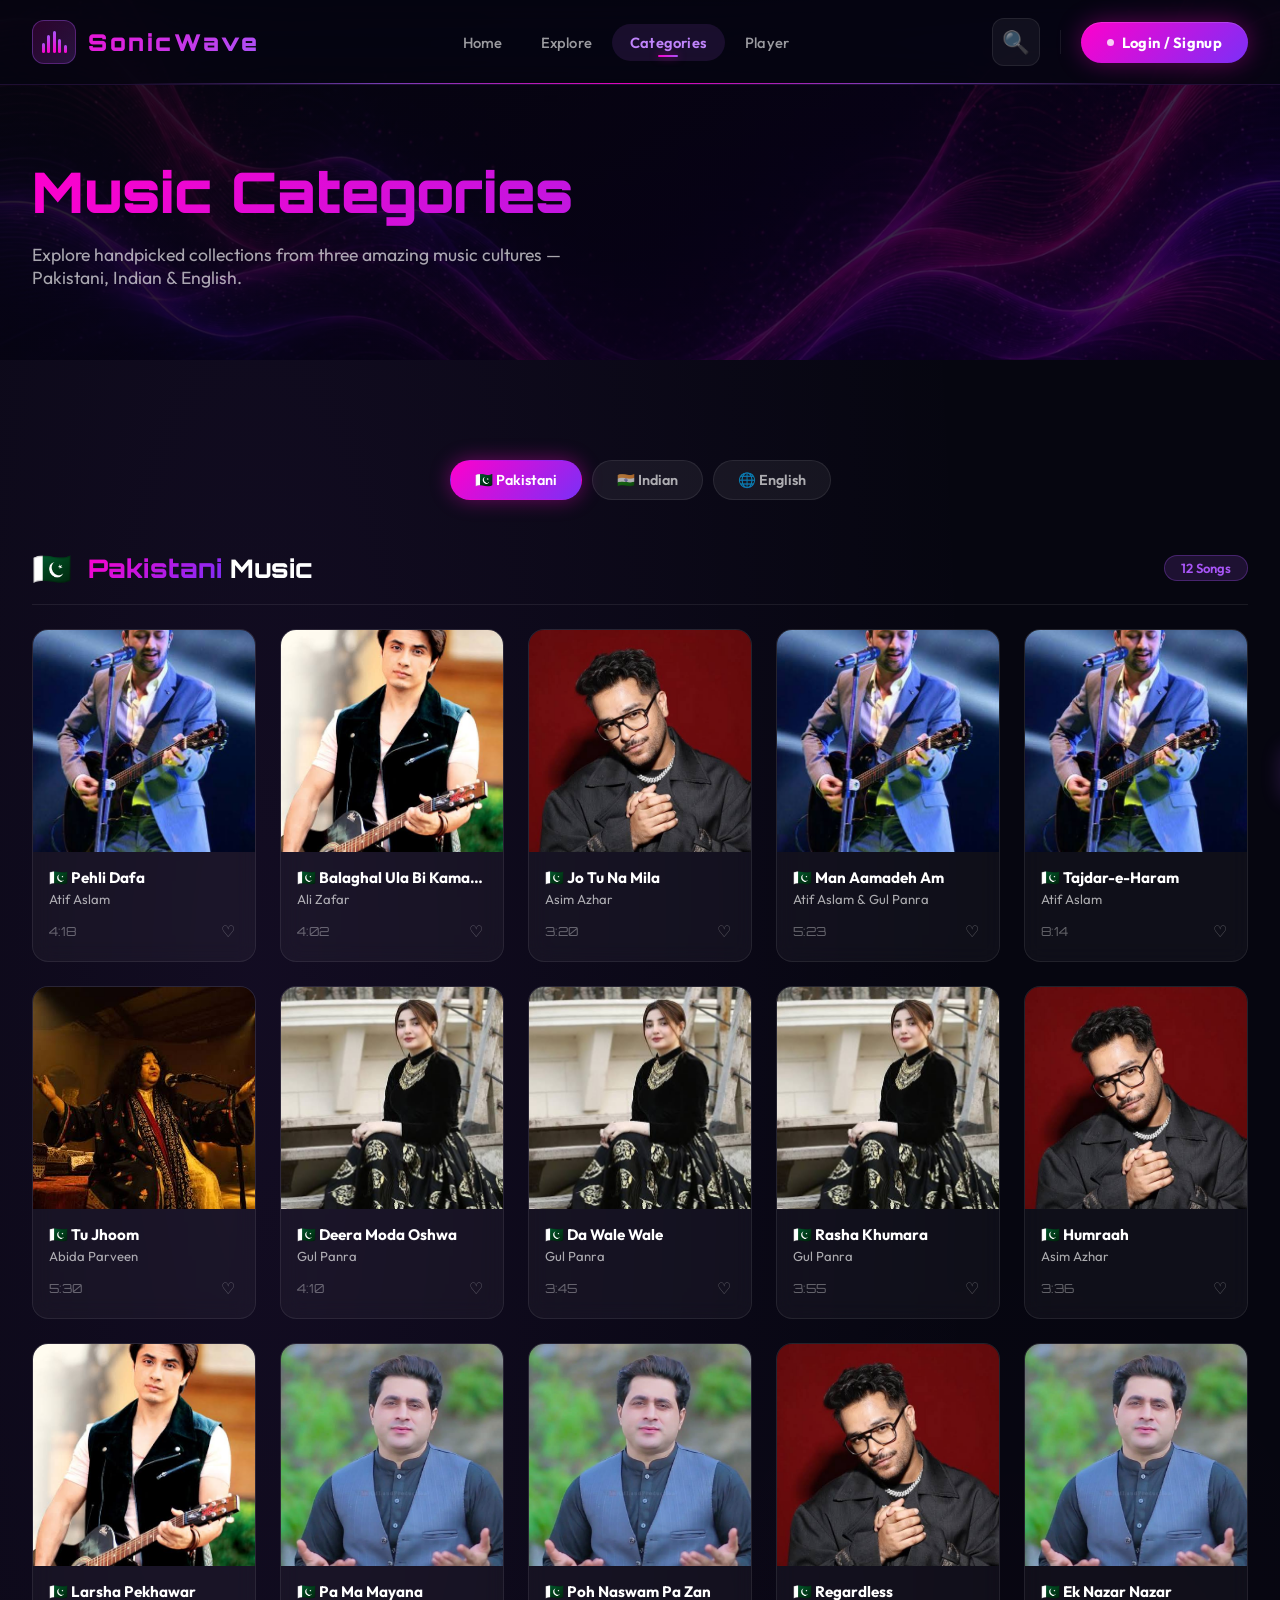
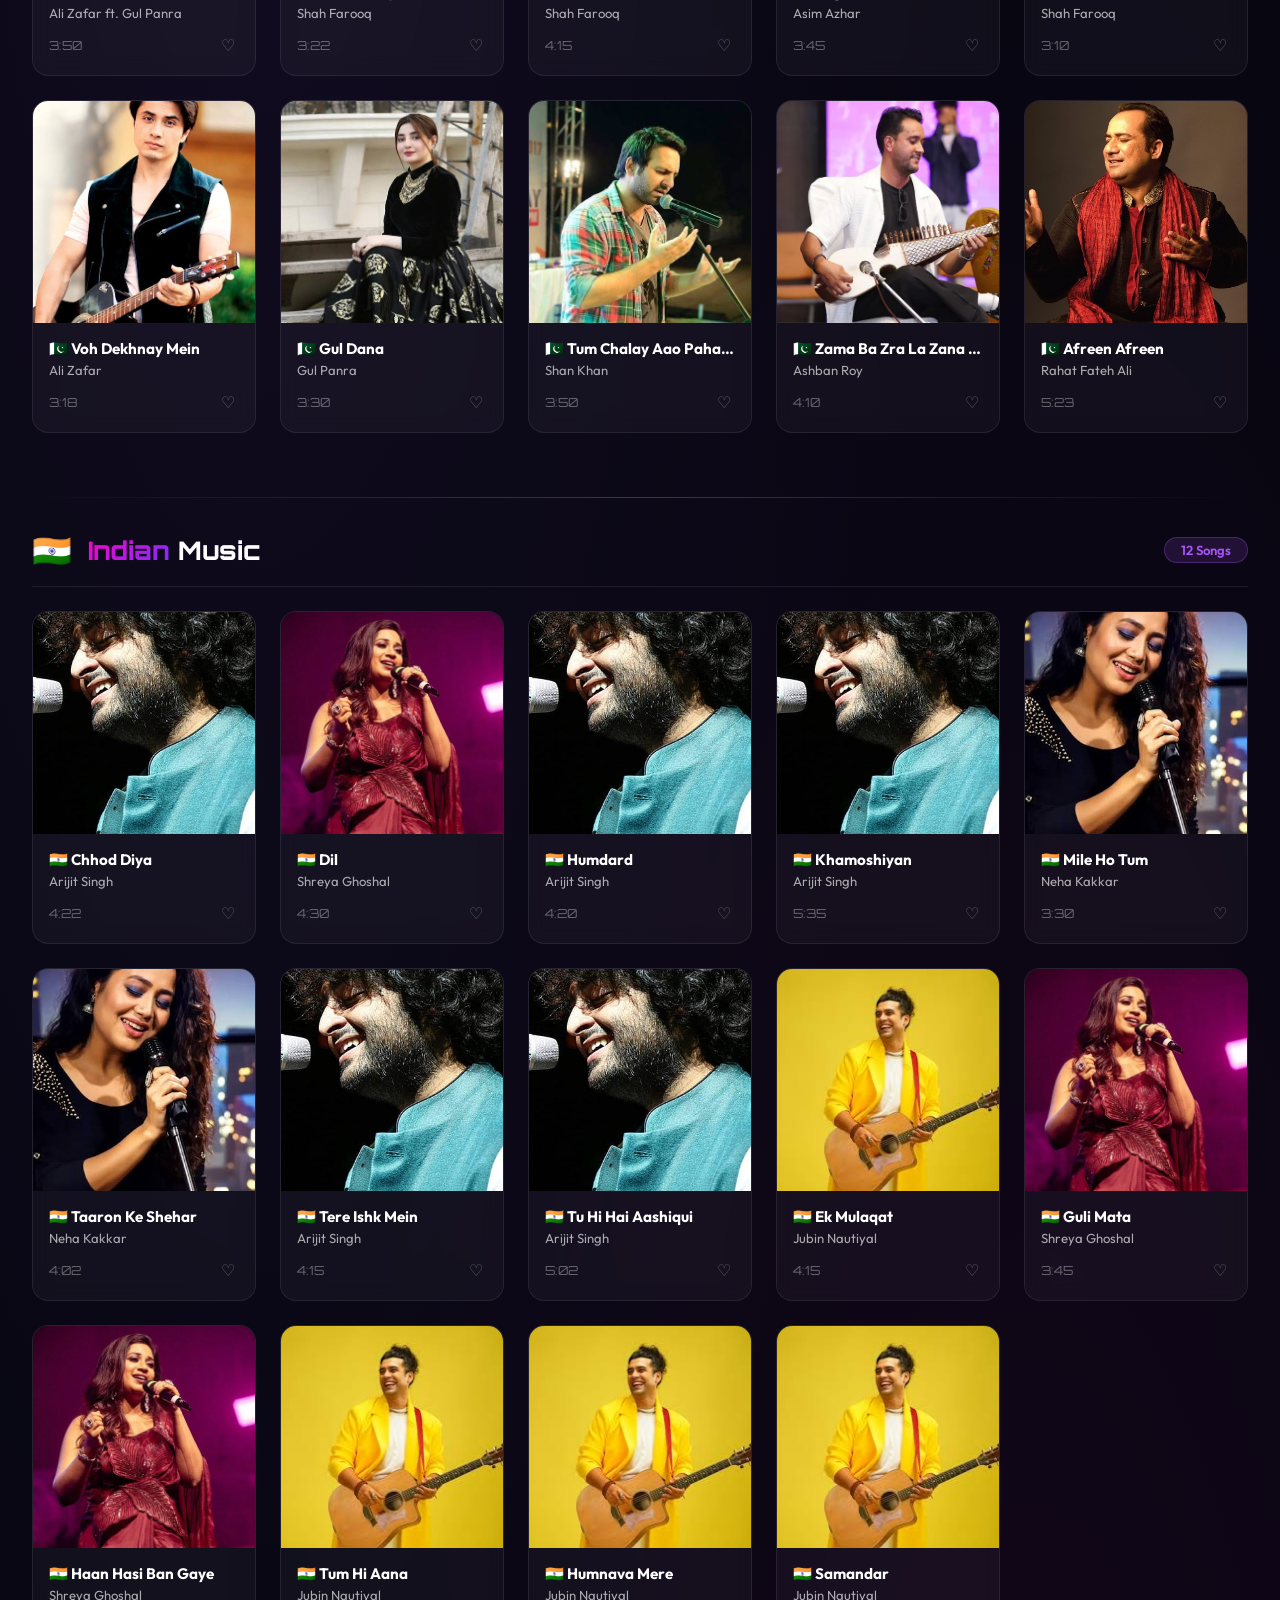
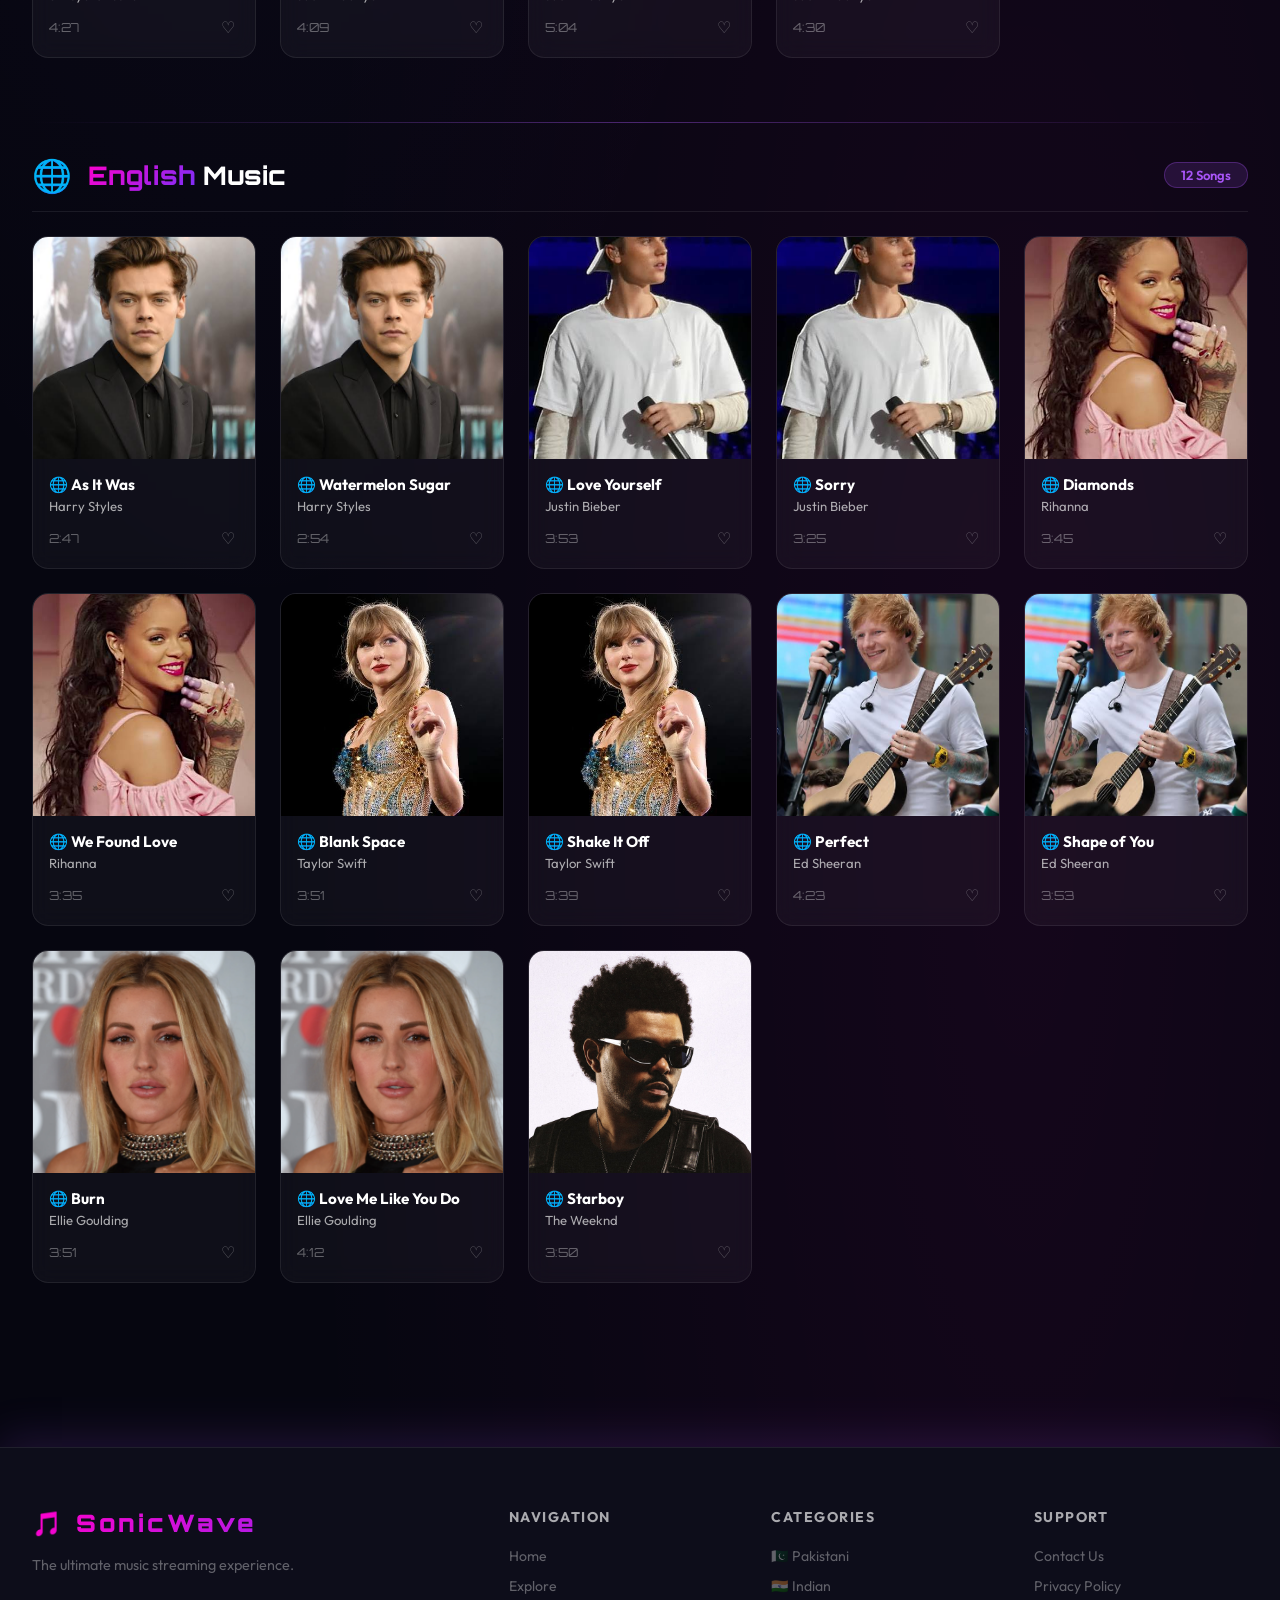
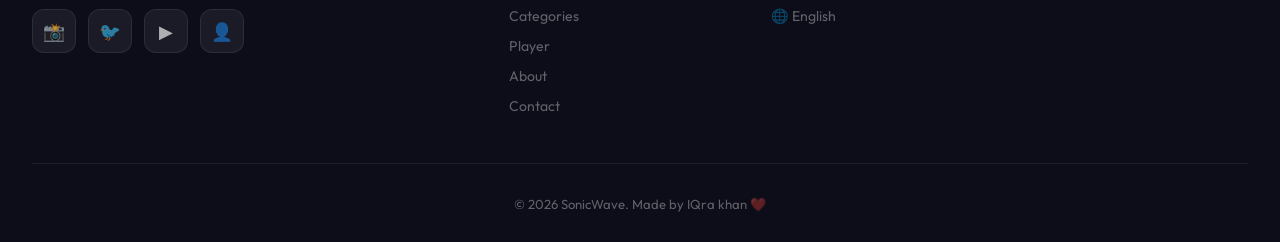
<file: categories.html>
<!DOCTYPE html>
<html lang="en">
<head>
  <meta charset="UTF-8" />
  <meta name="viewport" content="width=device-width, initial-scale=1.0" />
  <meta name="description" content="Browse Pakistani, Indian, and English music categories on SonicWave." />
  <title>Categories | SonicWave</title>
  <link rel="stylesheet" href="css/style.css" />
  <link rel="icon" href="data:image/svg+xml,<svg xmlns=%22http://www.w3.org/2000/svg%22 viewBox=%220 0 100 100%22><text y=%22.9em%22 font-size=%2290%22>🎵</text></svg>" />
</head>
<body>

  <div id="loading-screen">
    <div class="loader-logo">SONICWAVE</div>
    <div class="loader-bars">
      <div class="loader-bar"></div><div class="loader-bar"></div>
      <div class="loader-bar"></div><div class="loader-bar"></div>
      <div class="loader-bar"></div><div class="loader-bar"></div>
      <div class="loader-bar"></div>
    </div>
  </div>

 
  <nav class="navbar" id="mainNavbar">
    <div class="nav-inner">

      <!-- LOGO -->
      <a href="index.html" class="logo">
        <div class="logo-icon-wrap">
          <div class="logo-bars">
            <div class="logo-bar"></div>
            <div class="logo-bar"></div>
            <div class="logo-bar"></div>
            <div class="logo-bar"></div>
            <div class="logo-bar"></div>
          </div>
        </div>
        SonicWave
      </a>

      <!-- NAV LINKS -->
      <ul class="nav-links" id="mainNavLinks">
        <li><a href="index.html">Home</a></li>
        <li><a href="explore.html">Explore</a></li>
        <li><a href="categories.html" class="active">Categories</a></li>
        <li><a href="player.html">Player</a></li>
      </ul>

      <!-- RIGHT GROUP -->
      <div class="nav-right">
        <a href="explore.html" class="nav-search-btn" title="Search">🔍</a>
        <div class="nav-sep"></div>
        <a href="login.html" class="nav-cta">
          <span class="nav-cta-dot"></span>
          Login / Signup
        </a>
        <!-- Hamburger (mobile) -->
        <div class="hamburger" id="hamburgerBtn" onclick="toggleMobileNav()">
          <span></span><span></span><span></span>
        </div>
      </div>

    </div>
  </nav>

  <!-- ===== PAGE HERO ===== -->
  <section class="page-hero">
    <div class="page-hero-bg" style="background-image:url('images/banner.jpeg');"></div>
    <div class="page-hero-overlay"></div>
    <div class="page-hero-content">
      <h1>Music Categories</h1>
      <p>Explore handpicked collections from three amazing music cultures — Pakistani, Indian & English.</p>
    </div>
  </section>

  <!-- ===== CATEGORIES CONTENT ===== -->
  <section class="section">
    <div class="section-inner">

      <!-- Category Nav Pills -->
      <div class="filter-tabs" style="margin-bottom:3rem;">
        <a href="#pakistani" class="filter-tab active">🇵🇰 Pakistani</a>
        <a href="#indian" class="filter-tab">🇮🇳 Indian</a>
        <a href="#english" class="filter-tab">🌐 English</a>
      </div>

      <!-- ===== PAKISTANI ===== -->
      <div class="category-section animate-on-scroll" id="pakistani">
        <div class="category-section-header">
          <span class="cat-icon">🇵🇰</span>
          <h2><span>Pakistani</span> Music</h2>
          <span class="count-badge">12 Songs</span>
        </div>
        <div class="songs-grid" id="pakistaniGrid"></div>
      </div>

      <div class="neon-divider"></div>

      <!-- ===== INDIAN ===== -->
      <div class="category-section animate-on-scroll" id="indian">
        <div class="category-section-header">
          <span class="cat-icon">🇮🇳</span>
          <h2><span>Indian</span> Music</h2>
          <span class="count-badge">12 Songs</span>
        </div>
        <div class="songs-grid" id="indianGrid"></div>
      </div>

      <div class="neon-divider"></div>

      <!-- ===== ENGLISH ===== -->
      <div class="category-section animate-on-scroll" id="english">
        <div class="category-section-header">
          <span class="cat-icon">🌐</span>
          <h2><span>English</span> Music</h2>
          <span class="count-badge">12 Songs</span>
        </div>
        <div class="songs-grid" id="englishGrid"></div>
      </div>

    </div>
  </section>

  <!-- ===== FOOTER ===== -->
  <footer>
    <div class="footer-inner">
      <div class="footer-grid">
        <div class="footer-brand">
          <div class="logo">🎵 SonicWave</div>
          <p>The ultimate music streaming experience.</p>
          <div class="social-links">
            <a href="#" class="social-link">📸</a>
            <a href="#" class="social-link">🐦</a>
            <a href="#" class="social-link">▶</a>
            <a href="#" class="social-link">👤</a>
          </div>
        </div>
        <div class="footer-col">
          <h4>Navigation</h4>
          <ul class="footer-links">
            <li><a href="index.html">Home</a></li>
            <li><a href="explore.html">Explore</a></li>
            <li><a href="categories.html">Categories</a></li>
            <li><a href="player.html">Player</a></li>
            <li><a href="about.html">About</a></li>
            <li><a href="contact.html">Contact</a></li>
          </ul>
        </div>
        <div class="footer-col">
          <h4>Categories</h4>
          <ul class="footer-links">
            <li><a href="#pakistani">🇵🇰 Pakistani</a></li>
            <li><a href="#indian">🇮🇳 Indian</a></li>
            <li><a href="#english">🌐 English</a></li>
          </ul>
        </div>
        <div class="footer-col">
          <h4>Support</h4>
          <ul class="footer-links">
            <li><a href="contact.html">Contact Us</a></li>
            <li><a href="#">Privacy Policy</a></li>
          </ul>
        </div>
      </div>
      <div class="footer-bottom">
        <p>© 2026 SonicWave. Made by IQra khan ❤️</p>
      </div>
    </div>
  </footer>

  <!-- ===== PLAYER BAR ===== -->
  <div class="player-bar hidden" id="playerBar">
    <div class="player-track">
      <div class="player-thumb"><img src="images/singer/arijitsingh.jpg" alt="Track" id="barThumb" /></div>
      <div class="player-track-info">
        <h4 id="barTitle">Select a song</h4>
        <p id="barArtist">SonicWave</p>
      </div>
      <button class="player-heart" id="barHeart">♡</button>
    </div>
    <div class="player-controls">
      <button class="ctrl-btn" id="barShuffle">🔀</button>
      <button class="ctrl-btn" id="barPrev">⏮</button>
      <button class="play-pause-btn" id="barPlay">▶</button>
      <button class="ctrl-btn" id="barNext">⏭</button>
      <button class="ctrl-btn" id="barRepeat">🔁</button>
    </div>
    <div class="player-progress-area">
      <div class="progress-bar-container" id="barProgressContainer">
        <div class="progress-bar-fill" id="barProgress"></div>
      </div>
      <div class="progress-times">
        <span id="barCurrentTime">0:00</span>
        <span id="barDuration">0:00</span>
      </div>
    </div>
    <div class="player-volume">
      <button class="volume-btn" id="barVolume">🔊</button>
      <input type="range" class="volume-slider" id="volumeSlider" min="0" max="100" value="70" />
    </div>
  </div>

  <div class="toast" id="toast">
    <span class="toast-icon">🎵</span>
    <span id="toastMsg">Now Playing!</span>
  </div>

  <script src="js/script.js"></script>
</body>
</html>
</file>
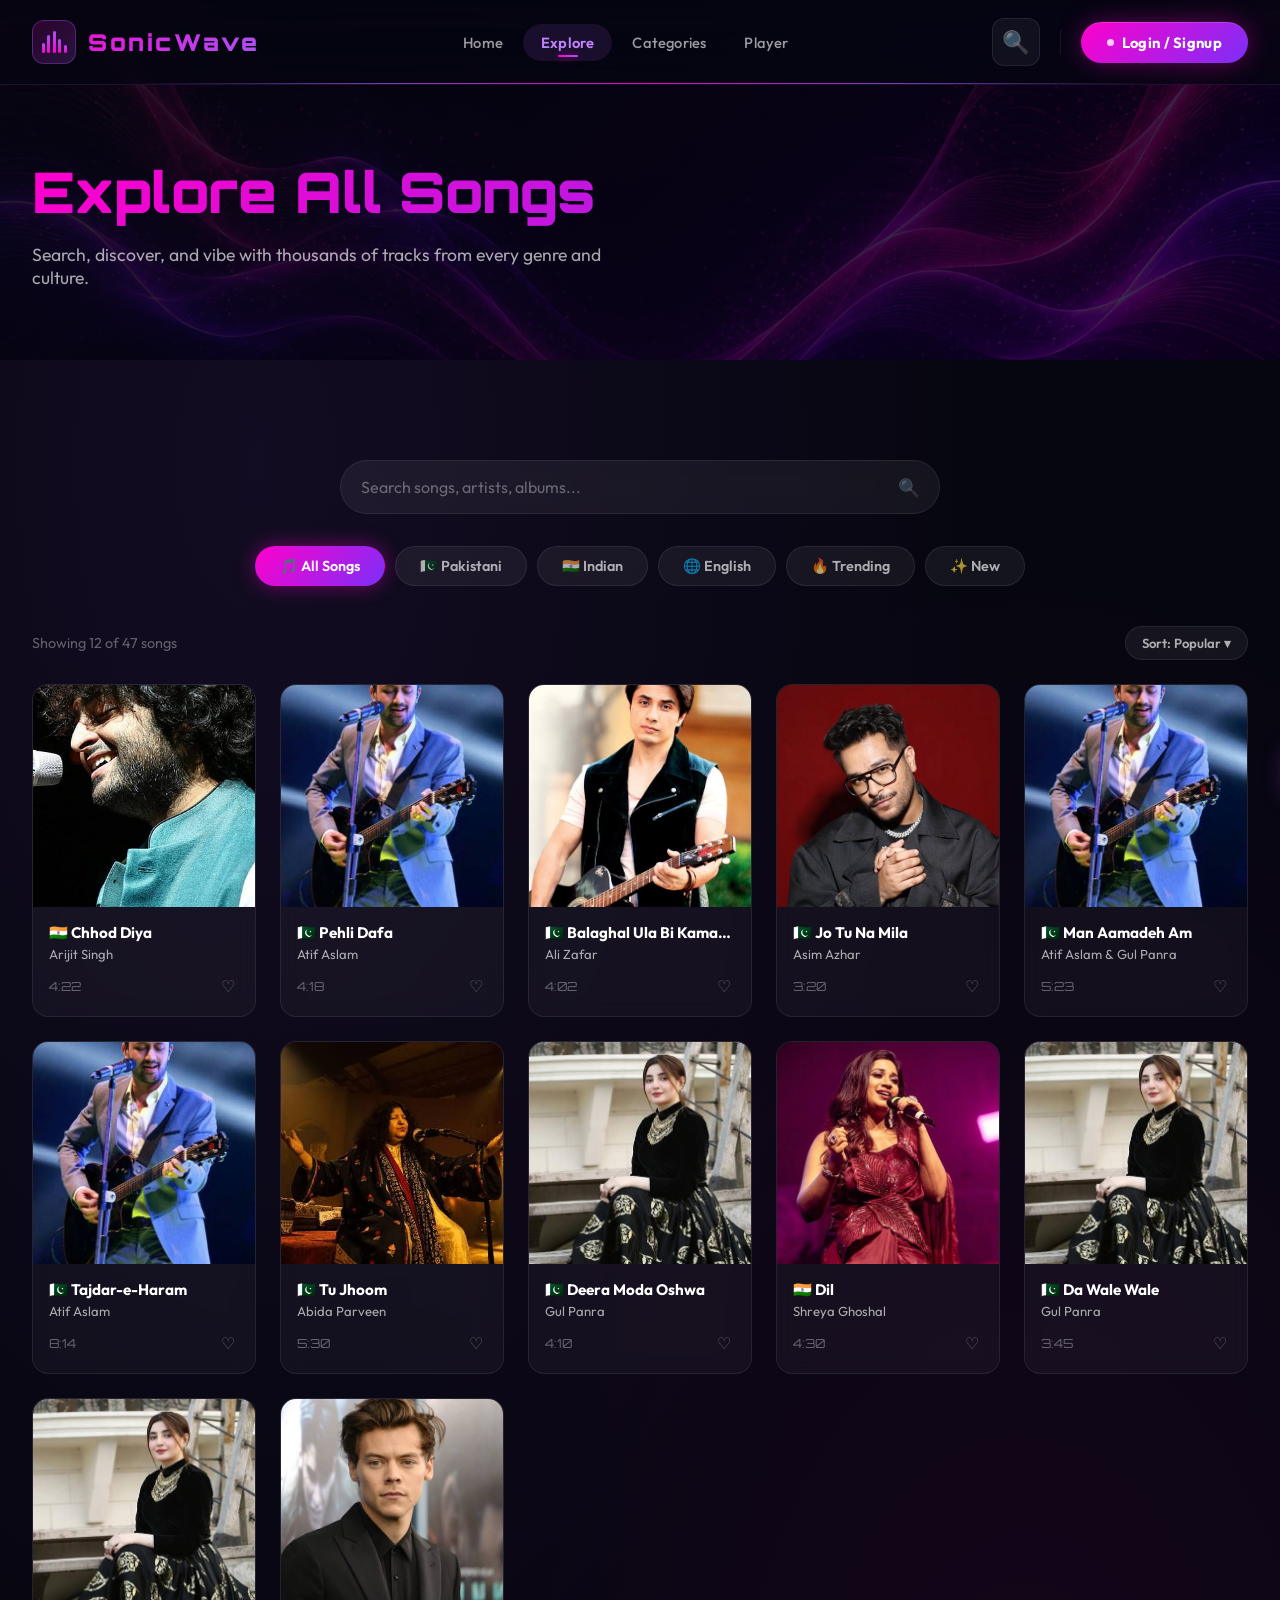
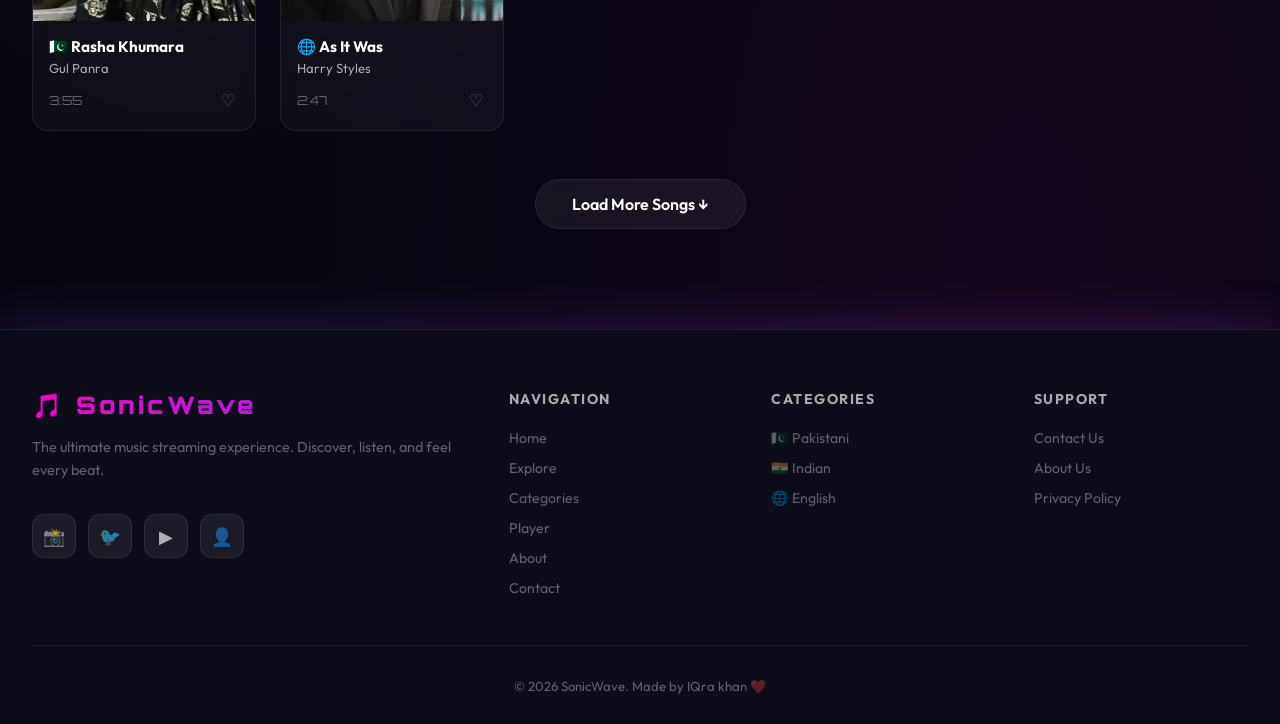
<file: explore.html>
<!DOCTYPE html>
<html lang="en">
<head>
  <meta charset="UTF-8" />
  <meta name="viewport" content="width=device-width, initial-scale=1.0" />
  <meta name="description" content="Explore thousands of songs on SonicWave - Pakistani, Indian, and English music all in one place." />
  <title>Explore Songs | SonicWave</title>
  <link rel="stylesheet" href="css/style.css" />
  <link rel="icon" href="data:image/svg+xml,<svg xmlns=%22http://www.w3.org/2000/svg%22 viewBox=%220 0 100 100%22><text y=%22.9em%22 font-size=%2290%22>🎵</text></svg>" />
</head>
<body>

  <!-- ===== LOADING SCREEN ===== -->
  <div id="loading-screen">
    <div class="loader-logo">SONICWAVE</div>
    <div class="loader-bars">
      <div class="loader-bar"></div><div class="loader-bar"></div>
      <div class="loader-bar"></div><div class="loader-bar"></div>
      <div class="loader-bar"></div><div class="loader-bar"></div>
      <div class="loader-bar"></div>
    </div>
  </div>


  <nav class="navbar" id="mainNavbar">
    <div class="nav-inner">

      <!-- LOGO -->
      <a href="index.html" class="logo">
        <div class="logo-icon-wrap">
          <div class="logo-bars">
            <div class="logo-bar"></div>
            <div class="logo-bar"></div>
            <div class="logo-bar"></div>
            <div class="logo-bar"></div>
            <div class="logo-bar"></div>
          </div>
        </div>
        SonicWave
      </a>

      <!-- NAV LINKS -->
      <ul class="nav-links" id="mainNavLinks">
        <li><a href="index.html">Home</a></li>
        <li><a href="explore.html" class="active">Explore</a></li>
        <li><a href="categories.html">Categories</a></li>
        <li><a href="player.html">Player</a></li>
      </ul>

      <!-- RIGHT GROUP -->
      <div class="nav-right">
        <a href="explore.html" class="nav-search-btn" title="Search">🔍</a>
        <div class="nav-sep"></div>
        <a href="login.html" class="nav-cta">
          <span class="nav-cta-dot"></span>
          Login / Signup
        </a>
        <!-- Hamburger (mobile) -->
        <div class="hamburger" id="hamburgerBtn" onclick="toggleMobileNav()">
          <span></span><span></span><span></span>
        </div>
      </div>

    </div>
  </nav>

  <!-- ===== PAGE HERO ===== -->
  <section class="page-hero">
    <div class="page-hero-bg" style="background-image:url('images/banner.jpeg');"></div>
    <div class="page-hero-overlay"></div>
    <div class="page-hero-content">
      <h1>Explore All Songs</h1>
      <p>Search, discover, and vibe with thousands of tracks from every genre and culture.</p>
    </div>
  </section>

  <!-- ===== EXPLORE SECTION ===== -->
  <section class="section">
    <div class="section-inner">

      <!-- Search -->
      <div class="search-bar" style="margin-bottom:2rem;">
        <input type="text" id="searchInput" placeholder="Search songs, artists, albums..." />
        <span class="search-icon">🔍</span>
      </div>

      <!-- Filter Tabs -->
      <div class="filter-tabs" id="filterTabs">
        <button class="filter-tab active" data-filter="all">🎵 All Songs</button>
        <button class="filter-tab" data-filter="pakistani">🇵🇰 Pakistani</button>
        <button class="filter-tab" data-filter="indian">🇮🇳 Indian</button>
        <button class="filter-tab" data-filter="english">🌐 English</button>
        <button class="filter-tab" data-filter="trending">🔥 Trending</button>
        <button class="filter-tab" data-filter="new">✨ New</button>
      </div>

      <!-- Results Count -->
      <div style="display:flex;justify-content:space-between;align-items:center;margin-bottom:1.5rem;">
        <p style="color:var(--text-muted);font-size:0.9rem;" id="resultsCount">Showing all songs</p>
        <div style="display:flex;gap:10px;">
          <button class="filter-tab" id="sortBtn" style="padding:8px 16px;font-size:0.82rem;">Sort: Popular ▾</button>
        </div>
      </div>

      <!-- Songs Grid -->
      <div class="songs-grid" id="exploreSongs"></div>

      <!-- Load More -->
      <div style="text-align:center;margin-top:3rem;" id="loadMoreContainer">
        <button class="btn-secondary" id="loadMoreBtn">Load More Songs ↓</button>
      </div>
    </div>
  </section>

  <!-- ===== FOOTER ===== -->
  <footer>
    <div class="footer-inner">
      <div class="footer-grid">
        <div class="footer-brand">
          <div class="logo">🎵 SonicWave</div>
          <p>The ultimate music streaming experience. Discover, listen, and feel every beat.</p>
          <div class="social-links">
            <a href="#" class="social-link">📸</a>
            <a href="#" class="social-link">🐦</a>
            <a href="#" class="social-link">▶</a>
            <a href="#" class="social-link">👤</a>
          </div>
        </div>
        <div class="footer-col">
          <h4>Navigation</h4>
          <ul class="footer-links">
            <li><a href="index.html">Home</a></li>
            <li><a href="explore.html">Explore</a></li>
            <li><a href="categories.html">Categories</a></li>
            <li><a href="player.html">Player</a></li>
            <li><a href="about.html">About</a></li>
            <li><a href="contact.html">Contact</a></li>
          </ul>
        </div>
        <div class="footer-col">
          <h4>Categories</h4>
          <ul class="footer-links">
            <li><a href="categories.html#pakistani">🇵🇰 Pakistani</a></li>
            <li><a href="categories.html#indian">🇮🇳 Indian</a></li>
            <li><a href="categories.html#english">🌐 English</a></li>
          </ul>
        </div>
        <div class="footer-col">
          <h4>Support</h4>
          <ul class="footer-links">
            <li><a href="contact.html">Contact Us</a></li>
            <li><a href="contact.html">About Us</a></li>
            <li><a href="#">Privacy Policy</a></li>
          </ul>
        </div>
      </div>
      <div class="footer-bottom">
        <p>© 2026 SonicWave. Made by IQra khan ❤️</p>
      </div>
    </div>
  </footer>

  <!-- ===== PLAYER BAR ===== -->
  <div class="player-bar hidden" id="playerBar">
    <div class="player-track">
      <div class="player-thumb"><img src="images/singer/arijitsingh.jpg" alt="Track" id="barThumb" /></div>
      <div class="player-track-info">
        <h4 id="barTitle">Select a song</h4>
        <p id="barArtist">SonicWave</p>
      </div>
      <button class="player-heart" id="barHeart">♡</button>
    </div>
    <div class="player-controls">
      <button class="ctrl-btn" id="barShuffle">🔀</button>
      <button class="ctrl-btn" id="barPrev">⏮</button>
      <button class="play-pause-btn" id="barPlay">▶</button>
      <button class="ctrl-btn" id="barNext">⏭</button>
      <button class="ctrl-btn" id="barRepeat">🔁</button>
    </div>
    <div class="player-progress-area">
      <div class="progress-bar-container" id="barProgressContainer">
        <div class="progress-bar-fill" id="barProgress"></div>
      </div>
      <div class="progress-times">
        <span id="barCurrentTime">0:00</span>
        <span id="barDuration">0:00</span>
      </div>
    </div>
    <div class="player-volume">
      <button class="volume-btn" id="barVolume">🔊</button>
      <input type="range" class="volume-slider" id="volumeSlider" min="0" max="100" value="70" />
    </div>
  </div>

  <!-- ===== TOAST ===== -->
  <div class="toast" id="toast">
    <span class="toast-icon">🎵</span>
    <span id="toastMsg">Now Playing!</span>
  </div>

  <script src="js/script.js"></script>
</body>
</html>
</file>
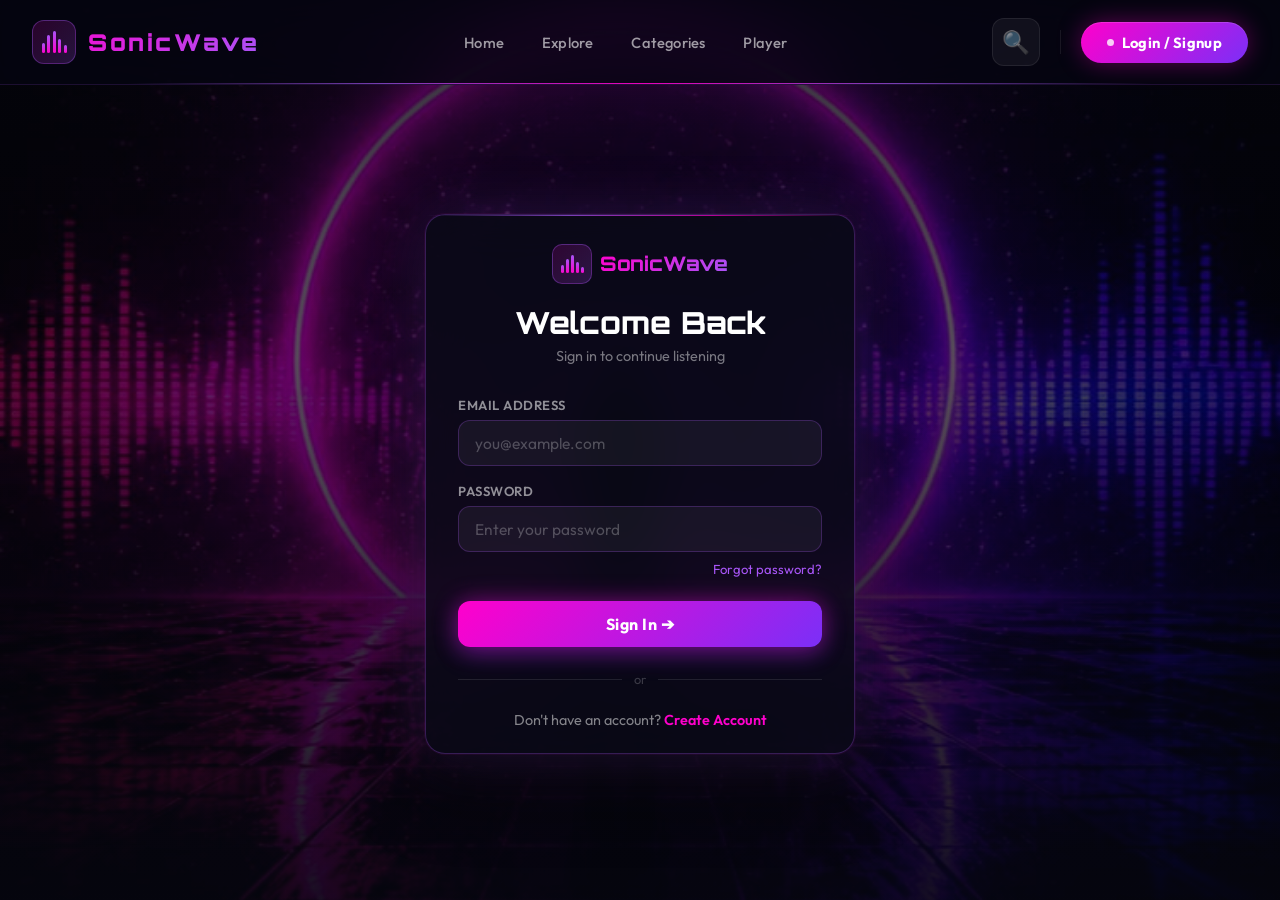
<file: login.html>
<!DOCTYPE html>
<html lang="en">
<head>
  <meta charset="UTF-8" />
  <meta name="viewport" content="width=device-width, initial-scale=1.0" />
  <meta name="description" content="Login to SonicWave – your premium music streaming platform." />
  <title>Login – SonicWave</title>
  <link rel="preconnect" href="https://fonts.googleapis.com" />
  <link href="https://fonts.googleapis.com/css2?family=Outfit:wght@300;400;500;600;700;800;900&family=Orbitron:wght@400;600;700;800;900&display=swap" rel="stylesheet" />
  <link rel="stylesheet" href="css/style.css" />
  <style>
    *, *::before, *::after { margin: 0; padding: 0; box-sizing: border-box; }
    :root {
      --pink: #ff00cc; --purple: #a855f7; --dark: #060610;
      --glass: rgba(255,255,255,0.05); --border: rgba(255,255,255,0.1);
    }
    html, body {
      font-family: 'Outfit', sans-serif;
      background: var(--dark);
      color: #fff;
      min-height: 100vh;
      overflow-x: hidden;
    }

    /* ── AUTH PAGE BACKGROUND ── */
    .auth-page {
      min-height: 100vh;
      min-height: 100svh;
      display: flex;
      align-items: center;
      justify-content: center;
      padding: 100px 1rem 2rem;
      position: relative;
    }
    .auth-bg {
      position: fixed;
      inset: 0;
      background-image: url('images/person.jpeg');
      background-size: cover;
      background-position: center;
      filter: brightness(0.5) saturate(1.3);
      z-index: 0;
    }
    .auth-overlay {
      position: fixed;
      inset: 0;
      background: linear-gradient(180deg, rgba(6,6,16,0.6) 0%, rgba(6,6,16,0.35) 40%, rgba(6,6,16,0.85) 100%);
      z-index: 1;
    }

    /* ── CARD ── */
    .auth-card {
      position: relative;
      z-index: 10;
      width: 100%;
      max-width: 430px;
      background: rgba(10,10,24,0.82);
      backdrop-filter: blur(22px);
      -webkit-backdrop-filter: blur(22px);
      border: 1px solid rgba(168,85,247,0.28);
      border-radius: 20px;
      padding: 1.8rem 2rem 1.5rem;
      box-shadow:
        0 0 0 1px rgba(255,0,204,0.06),
        0 0 60px rgba(168,85,247,0.18),
        0 30px 70px rgba(0,0,0,0.55);
    }
    .auth-card::before {
      content: '';
      position: absolute;
      top: 0; left: 0; right: 0;
      height: 1px;
      background: linear-gradient(90deg, transparent, rgba(168,85,247,0.7), rgba(255,0,204,0.7), transparent);
      border-radius: 24px 24px 0 0;
    }

    /* ── LOGO ── */
    .auth-logo {
      display: flex;
      align-items: center;
      gap: 8px;
      justify-content: center;
      margin-bottom: 1.2rem;
    }
    .auth-logo-icon {
      width: 40px; height: 40px;
      background: linear-gradient(135deg,rgba(255,0,204,0.15),rgba(168,85,247,0.2));
      border: 1px solid rgba(168,85,247,0.35);
      border-radius: 10px;
      display: flex; align-items: center; justify-content: center;
    }
    .auth-logo-bars { display: flex; align-items: flex-end; gap: 2px; height: 18px; }
    .auth-logo-bars span {
      width: 3px; border-radius: 2px;
      background: linear-gradient(to top, #ff00cc, #a855f7);
    }
    .auth-logo-text {
      font-family: 'Orbitron', sans-serif;
      font-size: 1.25rem;
      font-weight: 800;
      background: linear-gradient(135deg, #ff00cc, #a855f7);
      -webkit-background-clip: text;
      -webkit-text-fill-color: transparent;
      background-clip: text;
    }

    
    .auth-title {
      font-family: 'Orbitron', sans-serif;
      font-size: 1.9rem;
      font-weight: 800;
      text-align: center;
      margin-bottom: 0.4rem;
    }
    .auth-sub {
      text-align: center;
      font-size: 0.9rem;
      color: rgba(255,255,255,0.45);
      margin-bottom: 2rem;
    }

    /* FORM */
    .form-group { margin-bottom: 1.1rem; }
    .form-group label {
      display: block;
      font-size: 0.82rem;
      font-weight: 600;
      color: rgba(255,255,255,0.55);
      margin-bottom: 0.4rem;
      letter-spacing: 0.5px;
      text-transform: uppercase;
    }
    .form-group input {
      width: 100%;
      padding: 12px 16px;
      background: rgba(255,255,255,0.05);
      border: 1px solid rgba(168,85,247,0.25);
      border-radius: 12px;
      color: #fff;
      font-size: 0.97rem;
      font-family: 'Outfit', sans-serif;
      outline: none;
      transition: border-color 0.3s, box-shadow 0.3s;
    }
    .form-group input:focus {
      border-color: rgba(168,85,247,0.7);
      box-shadow: 0 0 18px rgba(168,85,247,0.18);
    }
    .form-group input::placeholder { color: rgba(255,255,255,0.25); }

    .forgot-link {
      display: block;
      text-align: right;
      font-size: 0.82rem;
      color: var(--purple);
      text-decoration: none;
      margin-top: -0.5rem;
      margin-bottom: 1.5rem;
    }
    .forgot-link:hover { color: var(--pink); }

    /* ── SUBMIT BUTTON ── */
    .btn-auth {
      width: 100%;
      padding: 13px;
      background: linear-gradient(135deg, #ff00cc, #7b2ff7);
      border: none;
      border-radius: 12px;
      color: #fff;
      font-size: 1rem;
      font-weight: 700;
      font-family: 'Outfit', sans-serif;
      cursor: pointer;
      box-shadow: 0 0 25px rgba(255,0,204,0.4), 0 8px 25px rgba(123,47,247,0.3);
      transition: transform 0.2s, box-shadow 0.3s;
      letter-spacing: 0.5px;
    }
    .btn-auth:hover {
      transform: translateY(-2px);
      box-shadow: 0 0 40px rgba(255,0,204,0.6), 0 12px 35px rgba(123,47,247,0.4);
    }

    /* ── DIVIDER ── */
    .auth-divider {
      display: flex;
      align-items: center;
      gap: 12px;
      margin: 1.5rem 0;
      color: rgba(255,255,255,0.2);
      font-size: 0.8rem;
    }
    .auth-divider::before, .auth-divider::after {
      content: '';
      flex: 1;
      height: 1px;
      background: rgba(255,255,255,0.1);
    }

    /* ── SWITCH ── */
    .auth-switch {
      text-align: center;
      font-size: 0.9rem;
      color: rgba(255,255,255,0.5);
      margin-top: 1.2rem;
    }
    .auth-switch a {
      color: var(--pink);
      font-weight: 600;
      text-decoration: none;
      transition: color 0.2s;
    }
    .auth-switch a:hover { color: var(--purple); }

    @keyframes fadeUp {
      from { opacity:0; transform:translateY(20px); }
      to   { opacity:1; transform:translateY(0); }
    }
    .auth-card { animation: fadeUp 0.5s ease both; }

    /* ---- RESPONSIVE ---- */
    @media (max-width: 900px) {
      .auth-page { padding-top: 96px; }
    }

    @media (max-width: 640px) {
      .auth-page { align-items: flex-start; padding: 92px 0.9rem 2rem; }
      .auth-card { padding: 1.5rem 1.25rem 1.25rem; border-radius: 18px; }
      .auth-title { font-size: 1.6rem; }
      .auth-sub { margin-bottom: 1.5rem; }
      .form-group input { padding: 13px 14px; font-size: 1rem; }
      .btn-auth { padding: 14px; }
    }

    @media (max-width: 400px) {
      .auth-page { padding-top: 86px; }
      .auth-card { padding: 1.25rem 1rem 1rem; }
      .auth-title { font-size: 1.4rem; }
      .auth-logo-text { font-size: 1.1rem; }
    }

    @media (max-height: 520px) and (orientation: landscape) {
      .auth-page { align-items: flex-start; padding: 90px 1rem 1.5rem; }
    }
  </style>
</head>
<body>

  <!-- BACKGROUND -->
  <div class="auth-bg"></div>
  <div class="auth-overlay"></div>

  <!-- NAVBAR (identical across all pages) -->
  <nav class="navbar" id="mainNavbar">
    <div class="nav-inner">
      <a href="index.html" class="logo">
        <div class="logo-icon-wrap">
          <div class="logo-bars">
            <div class="logo-bar"></div><div class="logo-bar"></div>
            <div class="logo-bar"></div><div class="logo-bar"></div>
            <div class="logo-bar"></div>
          </div>
        </div>
        SonicWave
      </a>
      <ul class="nav-links" id="mainNavLinks">
        <li><a href="index.html">Home</a></li>
        <li><a href="explore.html">Explore</a></li>
        <li><a href="categories.html">Categories</a></li>
        <li><a href="player.html">Player</a></li>
      </ul>
      <div class="nav-right">
        <a href="explore.html" class="nav-search-btn" title="Search">🔍</a>
        <div class="nav-sep"></div>
        <a href="login.html" class="nav-cta active">
          <span class="nav-cta-dot"></span>Login / Signup
        </a>
        <div class="hamburger" id="hamburgerBtn" onclick="toggleMobileNav()">
          <span></span><span></span><span></span>
        </div>
      </div>
    </div>
  </nav>

  <!-- LOGIN FORM -->
  <div class="auth-page">
    <div class="auth-card">

      <!-- Logo -->
      <div class="auth-logo">
        <div class="auth-logo-icon">
          <div class="auth-logo-bars">
            <span style="height:8px"></span>
            <span style="height:14px"></span>
            <span style="height:18px"></span>
            <span style="height:11px"></span>
            <span style="height:6px"></span>
          </div>
        </div>
        <span class="auth-logo-text">SonicWave</span>
      </div>

      <h1 class="auth-title">Welcome Back</h1>
      <p class="auth-sub">Sign in to continue listening</p>

      <form id="loginForm" action="#" method="POST" onsubmit="handleLogin(event)">
        <div class="form-group">
          <label for="loginEmail">Email Address</label>
          <input id="loginEmail" type="email" name="email" placeholder="you@example.com" required />
        </div>
        <div class="form-group">
          <label for="loginPassword">Password</label>
          <input id="loginPassword" type="password" name="password" placeholder="Enter your password" required />
        </div>

        <a href="#" class="forgot-link">Forgot password?</a>

        <button type="submit" class="btn-auth">Sign In ➔</button>
      </form>

      <div class="auth-divider">or</div>

      <div class="auth-switch">
        Don't have an account? <a href="register.html">Create Account</a>
      </div>
    </div>
  </div>

  <script src="js/script.js"></script>
  <script>
    function handleLogin(e) {
      e.preventDefault();
      const btn = document.querySelector('.btn-auth');
      btn.textContent = 'Signing in…';
      btn.style.opacity = '0.7';
      setTimeout(() => {
        alert('Login successful! Welcome back to SonicWave 🎵');
        window.location.href = 'index.html';
      }, 1200);
    }
  </script>
</body>
</html>
</file>
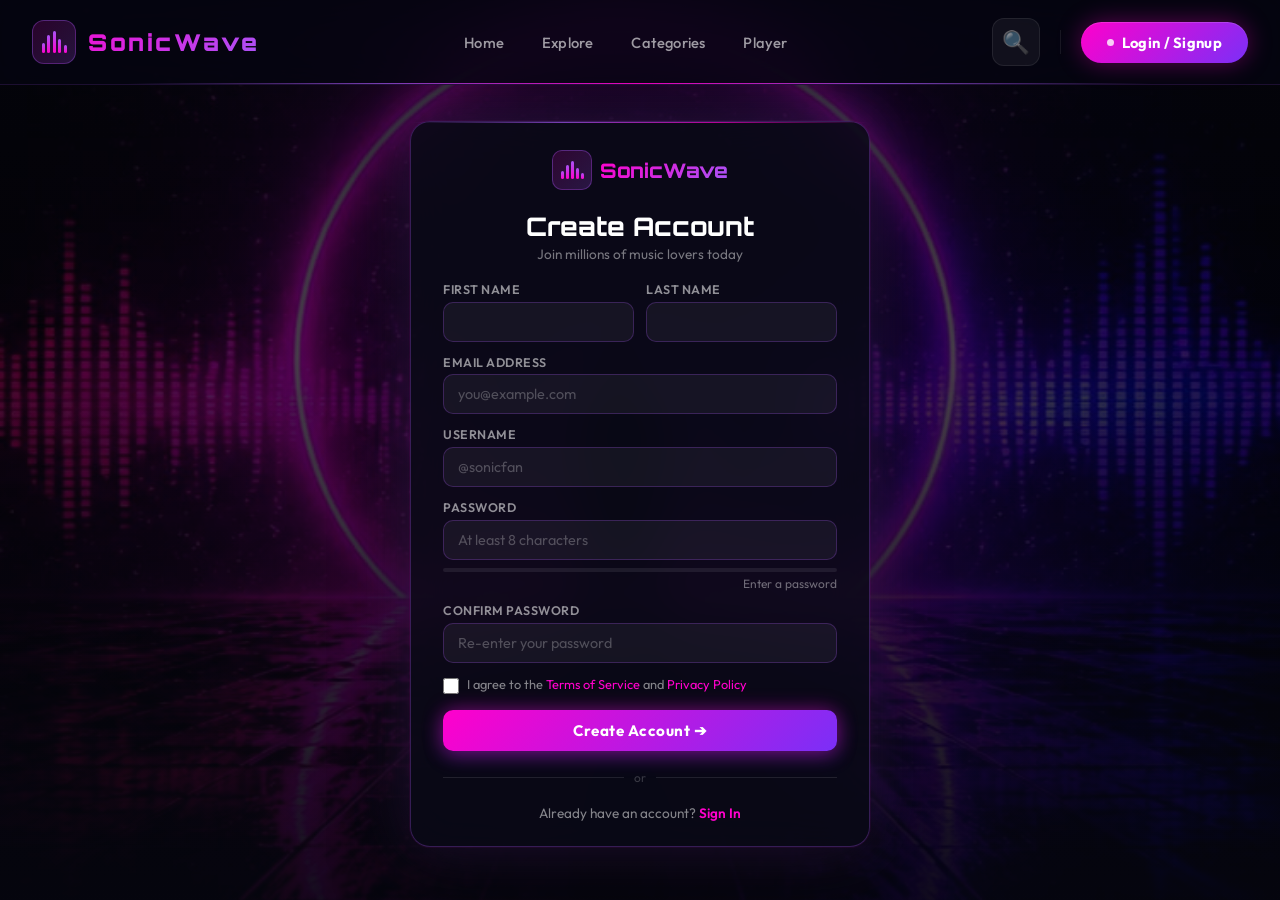
<file: register.html>
<!DOCTYPE html>
<html lang="en">
<head>
  <meta charset="UTF-8" />
  <meta name="viewport" content="width=device-width, initial-scale=1.0" />
  <meta name="description" content="Create your free SonicWave account and start streaming music today." />
  <title>Register – SonicWave</title>
  <link rel="preconnect" href="https://fonts.googleapis.com" />
  <link href="https://fonts.googleapis.com/css2?family=Outfit:wght@300;400;500;600;700;800;900&family=Orbitron:wght@400;600;700;800;900&display=swap" rel="stylesheet" />
  <link rel="stylesheet" href="css/style.css" />
  <style>
    *, *::before, *::after { margin: 0; padding: 0; box-sizing: border-box; }
    :root {
      --pink: #ff00cc; --purple: #a855f7; --dark: #060610;
      --glass: rgba(255,255,255,0.05); --border: rgba(255,255,255,0.1);
    }
    html, body {
      font-family: 'Outfit', sans-serif;
      background: var(--dark);
      color: #fff;
      min-height: 100vh;
      overflow-x: hidden;
    }

    .auth-page {
      min-height: 100vh;
      min-height: 100svh;
      display: flex;
      align-items: center;
      justify-content: center;
      padding: 100px 1rem 2rem;
      position: relative;
    }
    .auth-bg {
      position: fixed;
      inset: 0;
      background-image: url('images/person.jpeg');
      background-size: cover;
      background-position: center;
      filter: brightness(0.4) saturate(1.3);
      z-index: 0;
    }
    .auth-overlay {
      position: fixed;
      inset: 0;
      background: linear-gradient(180deg, rgba(6,6,16,0.6) 0%, rgba(6,6,16,0.35) 40%, rgba(6,6,16,0.85) 100%);
      z-index: 1;
    }

    .auth-card {
      position: relative;
      z-index: 10;
      width: 100%;
      max-width: 460px;
      background: rgba(10,10,24,0.82);
      backdrop-filter: blur(22px);
      -webkit-backdrop-filter: blur(22px);
      border: 1px solid rgba(168,85,247,0.28);
      border-radius: 20px;
      padding: 1.8rem 2rem 1.5rem;
      box-shadow:
        0 0 0 1px rgba(255,0,204,0.06),
        0 0 60px rgba(168,85,247,0.18),
        0 30px 70px rgba(0,0,0,0.55);
      animation: fadeUp 0.5s ease both;
    }
    .auth-card::before {
      content: '';
      position: absolute;
      top: 0; left: 0; right: 0;
      height: 1px;
      background: linear-gradient(90deg, transparent, rgba(168,85,247,0.7), rgba(255,0,204,0.7), transparent);
      border-radius: 24px 24px 0 0;
    }

    .auth-logo {
      display: flex; align-items: center; gap: 8px;
      justify-content: center; margin-bottom: 1.2rem;
    }
    .auth-logo-icon {
      width: 40px; height: 40px;
      background: linear-gradient(135deg,rgba(255,0,204,0.15),rgba(168,85,247,0.2));
      border: 1px solid rgba(168,85,247,0.35);
      border-radius: 10px;
      display: flex; align-items: center; justify-content: center;
    }
    .auth-logo-bars { display: flex; align-items: flex-end; gap: 2px; height: 18px; }
    .auth-logo-bars span {
      width: 3px; border-radius: 2px;
      background: linear-gradient(to top, #ff00cc, #a855f7);
    }
    .auth-logo-text {
      font-family: 'Orbitron', sans-serif;
      font-size: 1.25rem; font-weight: 800;
      background: linear-gradient(135deg, #ff00cc, #a855f7);
      -webkit-background-clip: text; -webkit-text-fill-color: transparent;
      background-clip: text;
    }

    .auth-title {
      font-family: 'Orbitron', sans-serif;
      font-size: 1.6rem; font-weight: 800;
      text-align: center; margin-bottom: 0.2rem;
    }
    .auth-sub {
      text-align: center; font-size: 0.85rem;
      color: rgba(255,255,255,0.45); margin-bottom: 1.2rem;
    }

    .form-row {
      display: grid;
      grid-template-columns: 1fr 1fr;
      gap: 0.8rem;
    }
    .form-group { margin-bottom: 0.8rem; }
    .form-group label {
      display: block; font-size: 0.78rem; font-weight: 600;
      color: rgba(255,255,255,0.55); margin-bottom: 0.3rem;
      letter-spacing: 0.5px; text-transform: uppercase;
    }
    .form-group input {
      width: 100%; padding: 10px 14px;
      background: rgba(255,255,255,0.05);
      border: 1px solid rgba(168,85,247,0.25);
      border-radius: 10px; color: #fff;
      font-size: 0.9rem; font-family: 'Outfit', sans-serif;
      outline: none; transition: border-color 0.3s, box-shadow 0.3s;
    }
    .form-group input:focus {
      border-color: rgba(168,85,247,0.7);
      box-shadow: 0 0 18px rgba(168,85,247,0.18);
    }
    .form-group input::placeholder { color: rgba(255,255,255,0.25); }

    /* Password strength */
    .strength-bar {
      height: 4px; border-radius: 4px;
      background: rgba(255,255,255,0.08);
      margin-top: 8px; overflow: hidden;
    }
    .strength-fill {
      height: 100%; border-radius: 4px;
      width: 0%; transition: width 0.4s, background 0.4s;
    }
    .strength-label {
      font-size: 0.75rem; color: rgba(255,255,255,0.4);
      margin-top: 4px; text-align: right;
    }

    /* Terms */
    .terms-check {
      display: flex; align-items: flex-start;
      gap: 8px; margin: 0.8rem 0 1rem;
      font-size: 0.8rem; color: rgba(255,255,255,0.5);
    }
    .terms-check input[type="checkbox"] {
      width: 16px; height: 16px; margin-top: 2px;
      accent-color: var(--pink); cursor: pointer;
    }
    .terms-check a { color: var(--pink); text-decoration: none; }
    .terms-check a:hover { color: var(--purple); }

    .btn-auth {
      width: 100%; padding: 11px;
      background: linear-gradient(135deg, #ff00cc, #7b2ff7);
      border: none; border-radius: 10px; color: #fff;
      font-size: 0.95rem; font-weight: 700;
      font-family: 'Outfit', sans-serif; cursor: pointer;
      box-shadow: 0 0 20px rgba(255,0,204,0.4), 0 6px 20px rgba(123,47,247,0.3);
      transition: transform 0.2s, box-shadow 0.3s; letter-spacing: 0.5px;
    }
    .btn-auth:hover {
      transform: translateY(-2px);
      box-shadow: 0 0 35px rgba(255,0,204,0.6), 0 10px 30px rgba(123,47,247,0.4);
    }

    .auth-divider {
      display: flex; align-items: center; gap: 10px;
      margin: 1.2rem 0; color: rgba(255,255,255,0.2); font-size: 0.75rem;
    }
    .auth-divider::before, .auth-divider::after {
      content: ''; flex: 1; height: 1px; background: rgba(255,255,255,0.1);
    }

    .auth-switch {
      text-align: center; font-size: 0.85rem;
      color: rgba(255,255,255,0.5); margin-top: 0.8rem;
    }
    .auth-switch a {
      color: var(--pink); font-weight: 600;
      text-decoration: none; transition: color 0.2s;
    }
    .auth-switch a:hover { color: var(--purple); }

    @keyframes fadeUp {
      from { opacity:0; transform:translateY(20px); }
      to   { opacity:1; transform:translateY(0); }
    }

    /* ---- RESPONSIVE ---- */
    @media (max-width: 900px) {
      .auth-page { padding-top: 96px; }
    }

    @media (max-width: 640px) {
      .auth-page { align-items: flex-start; padding: 92px 0.9rem 2rem; }
      .auth-card { padding: 1.5rem 1.25rem 1.25rem; border-radius: 18px; }
      .auth-title { font-size: 1.45rem; }
      .form-row { grid-template-columns: 1fr; }
      .form-group input { padding: 12px 14px; font-size: 1rem; }
      .btn-auth { padding: 13px; }
    }

    @media (max-width: 400px) {
      .auth-page { padding-top: 86px; }
      .auth-card { padding: 1.25rem 1rem 1rem; }
      .auth-title { font-size: 1.3rem; }
      .auth-logo-text { font-size: 1.1rem; }
    }

    @media (max-height: 520px) and (orientation: landscape) {
      .auth-page { align-items: flex-start; padding: 90px 1rem 1.5rem; }
      .form-row { grid-template-columns: 1fr 1fr; }
    }
  </style>
</head>
<body>

  <div class="auth-bg"></div>
  <div class="auth-overlay"></div>

  <!-- NAVBAR (identical across all pages) -->
  <nav class="navbar" id="mainNavbar">
    <div class="nav-inner">
      <a href="index.html" class="logo">
        <div class="logo-icon-wrap">
          <div class="logo-bars">
            <div class="logo-bar"></div><div class="logo-bar"></div>
            <div class="logo-bar"></div><div class="logo-bar"></div>
            <div class="logo-bar"></div>
          </div>
        </div>
        SonicWave
      </a>
      <ul class="nav-links" id="mainNavLinks">
        <li><a href="index.html">Home</a></li>
        <li><a href="explore.html">Explore</a></li>
        <li><a href="categories.html">Categories</a></li>
        <li><a href="player.html">Player</a></li>
      </ul>
      <div class="nav-right">
        <a href="explore.html" class="nav-search-btn" title="Search">🔍</a>
        <div class="nav-sep"></div>
        <a href="login.html" class="nav-cta active">
          <span class="nav-cta-dot"></span>Login / Signup
        </a>
        <div class="hamburger" id="hamburgerBtn" onclick="toggleMobileNav()">
          <span></span><span></span><span></span>
        </div>
      </div>
    </div>
  </nav>

  <!-- REGISTER FORM -->
  <div class="auth-page">
    <div class="auth-card">

      <div class="auth-logo">
        <div class="auth-logo-icon">
          <div class="auth-logo-bars">
            <span style="height:8px"></span>
            <span style="height:14px"></span>
            <span style="height:18px"></span>
            <span style="height:11px"></span>
            <span style="height:6px"></span>
          </div>
        </div>
        <span class="auth-logo-text">SonicWave</span>
      </div>

      <h1 class="auth-title">Create Account</h1>
      <p class="auth-sub">Join millions of music lovers today</p>

      <form id="registerForm" action="#" method="POST" onsubmit="handleRegister(event)">

        <!-- First & Last name row -->
        <div class="form-row">
          <div class="form-group">
            <label for="regFirst">First Name</label>
            <input id="regFirst" type="text" name="firstname" placeholder="" required />
          </div>
          <div class="form-group">
            <label for="regLast">Last Name</label>
            <input id="regLast" type="text" name="lastname" placeholder="" required />
          </div>
        </div>

        <div class="form-group">
          <label for="regEmail">Email Address</label>
          <input id="regEmail" type="email" name="email" placeholder="you@example.com" required />
        </div>

        <div class="form-group">
          <label for="regUsername">Username</label>
          <input id="regUsername" type="text" name="username" placeholder="@sonicfan" required />
        </div>

        <div class="form-group">
          <label for="regPassword">Password</label>
          <input id="regPassword" type="password" name="password" placeholder="At least 8 characters" required oninput="checkStrength(this.value)" />
          <div class="strength-bar"><div class="strength-fill" id="strengthFill"></div></div>
          <div class="strength-label" id="strengthLabel">Enter a password</div>
        </div>

        <div class="form-group">
          <label for="regConfirm">Confirm Password</label>
          <input id="regConfirm" type="password" name="confirm" placeholder="Re-enter your password" required />
        </div>

        <label class="terms-check">
          <input type="checkbox" id="termsCheck" required />
          <span>I agree to the <a href="#">Terms of Service</a> and <a href="#">Privacy Policy</a></span>
        </label>

        <button type="submit" class="btn-auth">Create Account ➔</button>
      </form>

      <div class="auth-divider">or</div>

      <div class="auth-switch">
        Already have an account? <a href="login.html">Sign In</a>
      </div>
    </div>
  </div>

  <script src="js/script.js"></script>
  <script>
    function checkStrength(val) {
      const fill = document.getElementById('strengthFill');
      const label = document.getElementById('strengthLabel');
      let score = 0;
      if (val.length >= 8)  score++;
      if (/[A-Z]/.test(val)) score++;
      if (/[0-9]/.test(val)) score++;
      if (/[^A-Za-z0-9]/.test(val)) score++;
      const pct  = (score / 4) * 100;
      const colors = ['#ef4444','#f97316','#eab308','#22c55e'];
      const labels = ['Weak','Fair','Good','Strong'];
      fill.style.width = pct + '%';
      fill.style.background = colors[score - 1] || '#ef4444';
      label.textContent = val.length === 0 ? 'Enter a password' : labels[score - 1] || 'Weak';
    }

    function handleRegister(e) {
      e.preventDefault();
      const pass = document.getElementById('regPassword').value;
      const conf = document.getElementById('regConfirm').value;
      if (pass !== conf) {
        alert('Passwords do not match!');
        return;
      }
      const btn = document.querySelector('.btn-auth');
      btn.textContent = 'Creating account…';
      btn.style.opacity = '0.7';
      setTimeout(() => {
        alert('Account created! Welcome to SonicWave 🎵');
        window.location.href = 'login.html';
      }, 1200);
    }
  </script>
</body>
</html>
</file>
<file: css/style.css>
@import url('https://fonts.googleapis.com/css2?family=Outfit:wght@300;400;500;600;700;800;900&family=Orbitron:wght@400;500;600;700;800;900&display=swap');

/* ========== CSS VARIABLES ========== */
:root {
  --bg-primary: #060610;
  --bg-secondary: #0d0d1a;
  --bg-card: rgba(255, 255, 255, 0.04);
  --bg-glass: rgba(255, 255, 255, 0.06);
  --neon-pink: #ff00cc;
  --neon-purple: #a855f7;
  --neon-blue: #3b82f6;
  --glow-pink: rgba(255, 0, 204, 0.4);
  --glow-purple: rgba(168, 85, 247, 0.4);
  --text-primary: #ffffff;
  --text-secondary: rgba(255, 255, 255, 0.65);
  --text-muted: rgba(255, 255, 255, 0.35);
  --border-glass: rgba(255, 255, 255, 0.08);
  --gradient-main: linear-gradient(135deg, #ff00cc, #7b2ff7);
  --gradient-bg: linear-gradient(135deg, #060610, #0d0028, #060610);
  --transition: all 0.3s cubic-bezier(0.4, 0, 0.2, 1);
  --nav-height: 85px;
  --nav-height-scrolled: 72px;
  --player-bar-h: 80px;
  --gutter: 2rem;
  --gutter-sm: 1.25rem;
}

/* ========== RESET & BASE ========== */
*, *::before, *::after {
  margin: 0;
  padding: 0;
  box-sizing: border-box;
}

html {
  scroll-behavior: smooth;
  font-size: 16px;
  -webkit-text-size-adjust: 100%;
  scroll-padding-top: calc(var(--nav-height) + 12px);
}

@media (max-width: 640px) {
  html { scroll-padding-top: calc(var(--nav-height) - 15px + 12px); }
}


body {
  font-family: 'Outfit', sans-serif;
  background: var(--bg-primary);
  color: var(--text-primary);
  min-height: 100vh;
  overflow-x: hidden;
  background-image: 
    radial-gradient(ellipse at 20% 20%, rgba(168, 85, 247, 0.08) 0%, transparent 50%),
    radial-gradient(ellipse at 80% 80%, rgba(255, 0, 204, 0.06) 0%, transparent 50%);
}

a {
  text-decoration: none;
  color: inherit;
}

ul { list-style: none; }

img {
  max-width: 100%;
  display: block;
}

button {
  cursor: pointer;
  border: none;
  outline: none;
  font-family: 'Outfit', sans-serif;
}

/* ========== LOADING SCREEN ========== */
#loading-screen {
  position: fixed;
  inset: 0;
  background: var(--bg-primary);
  display: flex;
  flex-direction: column;
  align-items: center;
  justify-content: center;
  z-index: 9999;
  transition: opacity 0.6s ease, visibility 0.6s ease;
}

#loading-screen.hidden {
  opacity: 0;
  visibility: hidden;
}

.loader-logo {
  font-family: 'Orbitron', sans-serif;
  font-size: 2.5rem;
  font-weight: 900;
  background: var(--gradient-main);
  -webkit-background-clip: text;
  -webkit-text-fill-color: transparent;
  background-clip: text;
  letter-spacing: 4px;
  margin-bottom: 2rem;
  animation: pulse-glow 1.5s ease-in-out infinite;
}

.loader-bars {
  display: flex;
  gap: 6px;
  align-items: flex-end;
  height: 40px;
}

.loader-bar {
  width: 6px;
  border-radius: 3px;
  background: var(--gradient-main);
  animation: loader-bounce 1.2s ease-in-out infinite;
}

.loader-bar:nth-child(1) { 
  animation-delay: 0s;
   height: 15px; 
  }
.loader-bar:nth-child(2) { 
  animation-delay: 0.15s; 
  height: 25px; 
}
.loader-bar:nth-child(3) {
   animation-delay: 0.3s; 
   height: 40px; 
  }
.loader-bar:nth-child(4) {
   animation-delay: 0.45s; 
   height: 30px;
   }
.loader-bar:nth-child(5) {
   animation-delay: 0.6s;
    height: 20px;
   }
.loader-bar:nth-child(6) {
   animation-delay: 0.75s;
    height: 35px;
   }
.loader-bar:nth-child(7) {
   animation-delay: 0.9s;
    height: 15px; 
  }

@keyframes loader-bounce {
  0%, 100% { transform: scaleY(0.4); opacity: 0.5; }
  50% { transform: scaleY(1); opacity: 1; }
}

@keyframes pulse-glow {
  0%, 100% { filter: drop-shadow(0 0 10px rgba(255, 0, 204, 0.5)); }
  50% { filter: drop-shadow(0 0 25px rgba(168, 85, 247, 0.8)); }
}

/* ===== NAVBAR ===== */
.navbar {
  position: fixed;
  top: 0; left: 0; right: 0;
  height: var(--nav-height);
  background: rgba(6, 6, 16, 0.82);
  backdrop-filter: blur(28px) saturate(1.6);
  -webkit-backdrop-filter: blur(28px) saturate(1.6);
  border-bottom: 1px solid rgba(168, 85, 247, 0.15);
  z-index: 1000;
  display: flex;
  align-items: center;
  transition: height 0.4s ease, background 0.4s ease, box-shadow 0.4s ease;
}

/* Animated neon line at bottom of navbar */
.navbar::after {
  content: '';
  position: absolute;
  bottom: 0; left: 0; right: 0;
  height: 1px;
  background: linear-gradient(90deg,
    transparent 0%,
    rgba(255,0,204,0.0) 10%,
    rgba(168,85,247,0.7) 30%,
    rgba(255,0,204,0.9) 50%,
    rgba(168,85,247,0.7) 70%,
    rgba(255,0,204,0.0) 90%,
    transparent 100%);
  animation: navGlow 4s ease-in-out infinite;
}

@keyframes navGlow {
  0%, 100% { opacity: 0.4; transform: scaleX(0.7); }
  50%       { opacity: 1;   transform: scaleX(1);   }
}

.navbar.scrolled {
  background: rgba(6, 6, 16, 0.97);
  height: var(--nav-height-scrolled);
  box-shadow: 0 4px 30px rgba(168,85,247,0.12);
}

.nav-inner {
  width: 100%;
  max-width: 1400px;
  margin: 0 auto;
  padding: 0 var(--gutter);
  display: flex;
  align-items: center;
  justify-content: space-between;
  gap: 1.5rem;
}

/* ---- LOGO ---- */
.logo {
  font-family: 'Orbitron', sans-serif;
  font-size: 1.45rem;
  font-weight: 900;
  background: linear-gradient(135deg, #ff00cc, #a855f7);
  -webkit-background-clip: text;
  -webkit-text-fill-color: transparent;
  background-clip: text;
  display: flex;
  align-items: center;
  gap: 12px;
  letter-spacing: 3px;
  text-decoration: none;
  flex-shrink: 0;
}

.logo-icon-wrap {
  display: flex;
  align-items: center;
  justify-content: center;
  width: 44px;
  height: 44px;
  background: linear-gradient(135deg, rgba(255,0,204,0.15), rgba(168,85,247,0.2));
  border: 1px solid rgba(168,85,247,0.35);
  border-radius: 12px;
  animation: pulse 2.5s ease-in-out infinite;
  flex-shrink: 0;
}

.logo-bars {
  display: flex;
  align-items: flex-end;
  gap: 2.5px;
  height: 22px;
}

.logo-bar {
  width: 3px;
  border-radius: 2px;
  background: linear-gradient(to top, #ff00cc, #a855f7);
  animation: logoBarAnim var(--d, 0.8s) ease-in-out infinite alternate;
}

.logo-bar:nth-child(1) { height: 10px; --d: 0.7s; animation-delay: 0s; }
.logo-bar:nth-child(2) { height: 18px; --d: 0.9s; animation-delay: 0.1s; }
.logo-bar:nth-child(3) { height: 22px; --d: 0.6s; animation-delay: 0.2s; }
.logo-bar:nth-child(4) { height: 14px; --d: 1.0s; animation-delay: 0.15s; }
.logo-bar:nth-child(5) { height: 8px;  --d: 0.8s; animation-delay: 0.05s; }

@keyframes logoBarAnim {
  from { transform: scaleY(0.4); }
  to   { transform: scaleY(1); }
}

@keyframes pulse {
  0%, 100% { box-shadow: 0 0 12px rgba(255,0,204,0.3); }
  50%       { box-shadow: 0 0 28px rgba(168,85,247,0.5); }
}

/* ---- NAV LINKS ---- */
.nav-links {
  display: flex;
  align-items: center;
  gap: 2px;
  list-style: none;
}

.nav-links a {
  text-decoration: none;
  color: rgba(255,255,255,0.6);
  padding: 9px 18px;
  border-radius: 50px;
  font-size: 0.92rem;
  font-weight: 500;
  transition: all 0.3s ease;
  letter-spacing: 0.2px;
  position: relative;
}

.nav-links a::after {
  content: '';
  position: absolute;
  bottom: 4px;
  left: 50%;
  transform: translateX(-50%) scaleX(0);
  width: 20px;
  height: 2px;
  background: linear-gradient(90deg, #ff00cc, #a855f7);
  border-radius: 2px;
  transition: transform 0.3s ease;
  box-shadow: 0 0 8px rgba(255,0,204,0.6);
}

.nav-links a:hover {
  color: #fff;
  background: rgba(168,85,247,0.1);
}

.nav-links a:hover::after,
.nav-links a.active::after {
  transform: translateX(-50%) scaleX(1);
}

.nav-links a.active {
  color: #c084fc;
  background: rgba(168,85,247,0.12);
  font-weight: 600;
}

/* Nav separator */
.nav-sep {
  width: 1px;
  height: 24px;
  background: rgba(255,255,255,0.08);
  margin: 0 8px;
  flex-shrink: 0;
}

/* ---- NAV RIGHT GROUP ---- */
.nav-right {
  display: flex;
  align-items: center;
  gap: 12px;
  flex-shrink: 0;
}

.nav-search-btn {
  font-size: 1.8rem;
  width: 48px;
  height: 48px;
  background: rgba(255,255,255,0.05);
  border: 1px solid rgba(255,255,255,0.08);
  border-radius: 12px;
  display: flex;
  align-items: center;
  justify-content: center;
  font-size: 1.4rem;
  color: rgba(255,255,255,0.55);
  cursor: pointer;
  transition: all 0.3s;
  text-decoration: none;
}

.nav-search-btn:hover {
  background: rgba(168,85,247,0.12);
  border-color: rgba(168,85,247,0.3);
  color: #fff;
  box-shadow: 0 0 12px rgba(168,85,247,0.25);
}

.nav-cta {
  display: inline-flex !important;
  align-items: center !important;
  gap: 8px !important;
  background: linear-gradient(135deg, #ff00cc, #7b2ff7) !important;
  color: #fff !important;
  padding: 11px 26px !important;
  border-radius: 50px !important;
  font-weight: 700 !important;
  font-size: 0.92rem !important;
  letter-spacing: 0.3px !important;
  box-shadow: 0 0 25px rgba(255,0,204,0.35), inset 0 1px 0 rgba(255,255,255,0.15) !important;
  transition: all 0.3s ease !important;
  text-decoration: none;
}

.nav-cta:hover {
  transform: translateY(-2px) scale(1.03) !important;
  box-shadow: 0 0 45px rgba(255,0,204,0.55), 0 8px 25px rgba(123,47,247,0.35) !important;
}

.nav-cta-dot {
  width: 7px;
  height: 7px;
  background: rgba(255,255,255,0.8);
  border-radius: 50%;
  animation: blink 1.2s ease-in-out infinite;
}

.hamburger {
  display: none;
  flex-direction: column;
  align-items: center;
  justify-content: center;
  gap: 5px;
  cursor: pointer;
  padding: 10px;
  min-width: 44px;
  min-height: 44px;
  border-radius: 12px;
  background: rgba(255,255,255,0.05);
  border: 1px solid var(--border-glass);
  transition: var(--transition);
  flex-shrink: 0;
}

.hamburger:hover {
  background: rgba(168,85,247,0.12);
  border-color: rgba(168,85,247,0.3);
}

.hamburger span {
  display: block;
  width: 22px;
  height: 2px;
  background: var(--text-primary);
  border-radius: 2px;
  transition: var(--transition);
}

.hamburger.open span:nth-child(1) { transform: rotate(45deg) translate(5px, 5px); }
.hamburger.open span:nth-child(2) { opacity: 0; }
.hamburger.open span:nth-child(3) { transform: rotate(-45deg) translate(5px, -5px); }

/* ========== HERO SECTION ========== */
.hero {
  min-height: 100vh;
  position: relative;
  display: flex;
  align-items: center;
  overflow: hidden;
  padding-top: var(--nav-height);
}

.hero-bg {
  position: absolute;
  inset: 0;
  background-size: cover;
  background-position: center;
  background-repeat: no-repeat;
  filter: brightness(0.35);
  transform: scale(1.05);
  transition: transform 8s ease;
}

.hero-bg.active { transform: scale(1); }

.hero-overlay {
  position: absolute;
  inset: 0;
  background: linear-gradient(
    135deg,
    rgba(6, 6, 16, 0.7) 0%,
    rgba(13, 0, 40, 0.5) 50%,
    rgba(6, 6, 16, 0.8) 100%
  );
}

.hero-particles,
.particles {
  position: absolute;
  inset: 0;
  overflow: hidden;
  pointer-events: none;
}

.particle {
  position: absolute;
  width: 3px;
  height: 3px;
  border-radius: 50%;
  background: var(--neon-purple);
  animation: floatUp linear infinite;
  opacity: 0;
}

@keyframes floatUp {
  0% { transform: translateY(100vh) translateX(0); opacity: 0; }
  10% { opacity: 0.8; }
  90% { opacity: 0.5; }
  100% { transform: translateY(-10vh) translateX(30px); opacity: 0; }
}

@keyframes float-particle {
  0% { transform: translateY(100vh) translateX(0); opacity: 0; }
  10% { opacity: 0.8; }
  90% { opacity: 0.5; }
  100% { transform: translateY(-100px) translateX(50px); opacity: 0; }
}

.hero-content {
  position: relative;
  z-index: 2;
  max-width: 1300px;
  margin: 0 auto;
  padding: 0 var(--gutter);
  width: 100%;
}

.hero-badge {
  display: inline-flex;
  align-items: center;
  gap: 8px;
  background: rgba(168, 85, 247, 0.15);
  border: 1px solid rgba(168, 85, 247, 0.3);
  color: var(--neon-purple);
  padding: 8px 20px;
  border-radius: 50px;
  font-size: 0.85rem;
  font-weight: 600;
  letter-spacing: 1px;
  text-transform: uppercase;
  margin-bottom: 1.5rem;
  animation: fadeInUp 0.8s ease forwards;
  box-shadow: 0 0 20px rgba(168, 85, 247, 0.2);
}

.hero-title {
  font-family: 'Orbitron', sans-serif;
  font-size: clamp(2.5rem, 6vw, 5rem);
  font-weight: 900;
  line-height: 1.1;
  margin-bottom: 1.5rem;
  animation: fadeInUp 0.8s 0.2s ease forwards;
  opacity: 0;
}

.hero-title .gradient-text {
  background: var(--gradient-main);
  -webkit-background-clip: text;
  -webkit-text-fill-color: transparent;
  background-clip: text;
  display: block;
  text-shadow: none;
}

.hero-title .glow-text {
  text-shadow: 0 0 40px rgba(168, 85, 247, 0.6);
}

.hero-desc {
  font-size: 1.15rem;
  color: var(--text-secondary);
  max-width: 550px;
  line-height: 1.7;
  margin-bottom: 2.5rem;
  animation: fadeInUp 0.8s 0.4s ease forwards;
  opacity: 0;
}

.hero-buttons {
  display: flex;
  gap: 1rem;
  flex-wrap: wrap;
  animation: fadeInUp 0.8s 0.6s ease forwards;
  opacity: 0;
}

.btn-primary {
  background: var(--gradient-main);
  color: white;
  padding: 14px 36px;
  border-radius: 50px;
  font-size: 1rem;
  font-weight: 700;
  letter-spacing: 0.5px;
  box-shadow: 0 0 25px var(--glow-pink);
  transition: var(--transition);
  display: inline-flex;
  align-items: center;
  gap: 10px;
}

.btn-primary:hover {
  transform: translateY(-3px);
  box-shadow: 0 0 45px var(--glow-pink), 0 10px 30px rgba(123, 47, 247, 0.4);
}

.btn-secondary {
  background: var(--bg-glass);
  color: white;
  padding: 14px 36px;
  border-radius: 50px;
  font-size: 1rem;
  font-weight: 600;
  border: 1px solid var(--border-glass);
  backdrop-filter: blur(10px);
  transition: var(--transition);
  display: inline-flex;
  align-items: center;
  gap: 10px;
}

.btn-secondary:hover {
  border-color: var(--neon-purple);
  box-shadow: 0 0 20px var(--glow-purple);
  transform: translateY(-3px);
}

.hero-stats {
  display: flex;
  gap: 3rem;
  margin-top: 3rem;
  animation: fadeInUp 0.8s 0.8s ease forwards;
  opacity: 0;
}

.stat-item {
  text-align: center;
}

.stat-number {
  font-family: 'Orbitron', sans-serif;
  font-size: 2rem;
  font-weight: 800;
  background: var(--gradient-main);
  -webkit-background-clip: text;
  -webkit-text-fill-color: transparent;
  background-clip: text;
}

.stat-label {
  font-size: 0.8rem;
  color: var(--text-muted);
  text-transform: uppercase;
  letter-spacing: 1px;
  margin-top: 4px;
}

/* Hero Scroll Indicator */
.hero-scroll {
  position: absolute;
  bottom: 2rem;
  left: 50%;
  transform: translateX(-50%);
  display: flex;
  flex-direction: column;
  align-items: center;
  gap: 8px;
  color: var(--text-muted);
  font-size: 0.75rem;
  letter-spacing: 2px;
  text-transform: uppercase;
  animation: fadeInUp 1s 1s ease forwards;
  opacity: 0;
}

.scroll-mouse {
  width: 24px;
  height: 38px;
  border: 2px solid rgba(168, 85, 247, 0.4);
  border-radius: 12px;
  position: relative;
  display: flex;
  justify-content: center;
  padding-top: 6px;
}

.scroll-mouse::before {
  content: '';
  width: 4px;
  height: 8px;
  background: var(--neon-purple);
  border-radius: 2px;
  animation: scroll-dot 2s ease infinite;
  box-shadow: 0 0 8px var(--neon-purple);
}

@keyframes scroll-dot {
  0% { transform: translateY(0); opacity: 1; }
  100% { transform: translateY(12px); opacity: 0; }
}

/* ========== SECTION STYLES ========== */
.section {
  padding: 100px 0;
}

.section-inner {
  max-width: 1300px;
  margin: 0 auto;
  padding: 0 var(--gutter);
}

.section-header {
  text-align: center;
  margin-bottom: 3.5rem;
}

.section-label {
  display: inline-block;
  font-size: 0.8rem;
  font-weight: 700;
  text-transform: uppercase;
  letter-spacing: 3px;
  color: var(--neon-pink);
  margin-bottom: 1rem;
}

.section-title {
  font-family: 'Orbitron', sans-serif;
  font-size: clamp(1.8rem, 4vw, 2.8rem);
  font-weight: 800;
  margin-bottom: 1rem;
  line-height: 1.2;
}

.section-desc {
  color: var(--text-secondary);
  font-size: 1.05rem;
  max-width: 600px;
  margin: 0 auto;
  line-height: 1.7;
}

/* ========== SONG CARDS ========== */
.songs-grid {
  display: grid;
  grid-template-columns: repeat(auto-fill, minmax(220px, 1fr));
  gap: 1.5rem;
}

.song-card {
  background: var(--bg-card);
  border: 1px solid var(--border-glass);
  border-radius: 16px;
  overflow: hidden;
  cursor: pointer;
  transition: var(--transition);
  position: relative;
  backdrop-filter: blur(10px);
}

.song-card:hover {
  transform: translateY(-8px) scale(1.02);
  box-shadow: 0 0 30px rgba(168, 85, 247, 0.4), 0 20px 40px rgba(0,0,0,0.4);
  border-color: rgba(168, 85, 247, 0.4);
}

.song-card-img {
  position: relative;
  aspect-ratio: 1;
  overflow: hidden;
}

.song-card-img img {
  width: 100%;
  height: 100%;
  object-fit: cover;
  transition: transform 0.5s ease;
}

.song-card:hover .song-card-img img {
  transform: scale(1.1);
}

.song-card-overlay {
  position: absolute;
  inset: 0;
  background: linear-gradient(to top, rgba(6, 6, 16, 0.9) 0%, transparent 60%);
  display: flex;
  align-items: center;
  justify-content: center;
  opacity: 0;
  transition: var(--transition);
}

.song-card:hover .song-card-overlay {
  opacity: 1;
}

.play-btn {
  width: 54px;
  height: 54px;
  background: var(--gradient-main);
  border-radius: 50%;
  display: flex;
  align-items: center;
  justify-content: center;
  font-size: 1.2rem;
  box-shadow: 0 0 25px var(--glow-pink);
  transform: scale(0.8);
  transition: var(--transition);
  color: white;
}

.song-card:hover .play-btn {
  transform: scale(1);
}

.play-btn.playing {
  animation: pulse-ring 1.5s ease infinite;
}

@keyframes pulse-ring {
  0% { box-shadow: 0 0 0 0 rgba(255, 0, 204, 0.5); }
  70% { box-shadow: 0 0 0 15px rgba(255, 0, 204, 0); }
  100% { box-shadow: 0 0 0 0 rgba(255, 0, 204, 0); }
}

.song-card-info {
  padding: 16px;
}

.song-title {
  font-size: 0.95rem;
  font-weight: 700;
  color: var(--text-primary);
  margin-bottom: 4px;
  white-space: nowrap;
  overflow: hidden;
  text-overflow: ellipsis;
}

.song-artist {
  font-size: 0.82rem;
  color: var(--text-secondary);
  margin-bottom: 10px;
}

.song-meta {
  display: flex;
  justify-content: space-between;
  align-items: center;
}

.song-duration {
  font-size: 0.78rem;
  color: var(--text-muted);
  font-family: 'Orbitron', sans-serif;
}

.song-like {
  background: none;
  color: var(--text-muted);
  font-size: 1rem;
  transition: var(--transition);
  padding: 4px;
}

.song-like:hover,
.song-like.liked {
  color: var(--neon-pink);
  text-shadow: 0 0 10px var(--neon-pink);
}

/* ========== FEATURED / BANNER SECTION ========== */
.featured-section {
  background: var(--bg-secondary);
  position: relative;
  overflow: hidden;
}

.featured-section::before {
  content: '';
  position: absolute;
  inset: 0;
  background: 
    radial-gradient(ellipse at 0% 50%, rgba(168, 85, 247, 0.12) 0%, transparent 60%),
    radial-gradient(ellipse at 100% 50%, rgba(255, 0, 204, 0.08) 0%, transparent 60%);
}

.featured-grid {
  display: grid;
  grid-template-columns: 1fr 1fr;
  gap: 4rem;
  align-items: center;
  position: relative;
}

.featured-image {
  border-radius: 20px;
  overflow: hidden;
  position: relative;
  box-shadow: 0 0 50px rgba(168, 85, 247, 0.3);
}

.featured-image img {
  width: 100%;
  height: 400px;
  object-fit: cover;
}

.featured-image::after {
  content: '';
  position: absolute;
  inset: 0;
  border: 2px solid rgba(168, 85, 247, 0.3);
  border-radius: 20px;
  pointer-events: none;
}

.featured-content .badge {
  display: inline-block;
  background: rgba(255, 0, 204, 0.15);
  border: 1px solid rgba(255, 0, 204, 0.3);
  color: var(--neon-pink);
  padding: 6px 18px;
  border-radius: 50px;
  font-size: 0.78rem;
  font-weight: 700;
  letter-spacing: 2px;
  text-transform: uppercase;
  margin-bottom: 1.2rem;
}

.featured-content h2 {
  font-family: 'Orbitron', sans-serif;
  font-size: clamp(1.6rem, 3vw, 2.4rem);
  font-weight: 800;
  margin-bottom: 1rem;
  line-height: 1.2;
}

.featured-content p {
  color: var(--text-secondary);
  line-height: 1.7;
  margin-bottom: 2rem;
  font-size: 1.05rem;
}

.features-list {
  display: flex;
  flex-direction: column;
  gap: 12px;
  margin-bottom: 2rem;
}

.feature-item {
  display: flex;
  align-items: center;
  gap: 12px;
  font-size: 0.95rem;
  color: var(--text-secondary);
}

.feature-icon {
  width: 32px;
  height: 32px;
  background: rgba(168, 85, 247, 0.15);
  border-radius: 8px;
  display: flex;
  align-items: center;
  justify-content: center;
  font-size: 0.9rem;
  flex-shrink: 0;
}

/* ========== CATEGORIES SECTION ========== */
.categories-grid {
  display: grid;
  grid-template-columns: repeat(3, 1fr);
  gap: 1.5rem;
}

.category-card {
  border-radius: 20px;
  overflow: hidden;
  cursor: pointer;
  position: relative;
  transition: var(--transition);
  min-height: 200px;
  display: flex;
  flex-direction: column;
  justify-content: flex-end;
}

.category-card:hover {
  transform: translateY(-8px);
  box-shadow: 0 0 40px rgba(168, 85, 247, 0.5);
}

.category-bg {
  position: absolute;
  inset: 0;
  background-size: cover;
  background-position: center;
  filter: brightness(0.4);
  transition: transform 0.5s ease, filter 0.3s ease;
}

.category-card:hover .category-bg {
  transform: scale(1.08);
  filter: brightness(0.55);
}

.category-overlay {
  position: absolute;
  inset: 0;
  background: linear-gradient(to top, rgba(6,6,16,0.9) 0%, transparent 60%);
}

.category-info {
  position: relative;
  padding: 24px;
}

.category-flag {
  font-size: 2rem;
  margin-bottom: 8px;
  display: block;
}

.category-name {
  font-family: 'Orbitron', sans-serif;
  font-size: 1.4rem;
  font-weight: 800;
  color: white;
  margin-bottom: 4px;
}

.category-count {
  font-size: 0.85rem;
  color: rgba(255, 255, 255, 0.6);
}

.category-arrow {
  position: absolute;
  top: 20px;
  right: 20px;
  width: 40px;
  height: 40px;
  background: var(--gradient-main);
  border-radius: 50%;
  display: flex;
  align-items: center;
  justify-content: center;
  font-size: 1rem;
  opacity: 0;
  transform: translateY(10px);
  transition: var(--transition);
}

.category-card:hover .category-arrow {
  opacity: 1;
  transform: translateY(0);
}

/* ========== MUSIC PLAYER BAR ========== */
.player-bar {
  position: fixed;
  bottom: 0;
  left: 0;
  right: 0;
  height: var(--player-bar-h);
  background: rgba(6, 6, 16, 0.95);
  backdrop-filter: blur(30px);
  -webkit-backdrop-filter: blur(30px);
  border-top: 1px solid var(--border-glass);
  z-index: 900;
  display: flex;
  align-items: center;
  padding: 0 var(--gutter);
  gap: 2rem;
  box-shadow: 0 -4px 30px rgba(168, 85, 247, 0.15);
  transition: transform 0.4s cubic-bezier(0.4, 0, 0.2, 1), opacity 0.4s ease;
}

.player-bar.hidden {
  transform: translateY(100%);
  opacity: 0;
  transition: var(--transition);
}

.player-bar.visible {
  transform: translateY(0);
  opacity: 1;
  transition: var(--transition);
}

.player-track {
  display: flex;
  align-items: center;
  gap: 14px;
  min-width: 220px;
  flex: 1;
}

.player-thumb {
  width: 52px;
  height: 52px;
  border-radius: 12px;
  overflow: hidden;
  box-shadow: 0 0 15px rgba(168, 85, 247, 0.4);
  flex-shrink: 0;
}

.player-thumb img {
  width: 100%;
  height: 100%;
  object-fit: cover;
}

.player-track-info h4 {
  font-size: 0.95rem;
  font-weight: 700;
  white-space: nowrap;
  overflow: hidden;
  text-overflow: ellipsis;
  max-width: 160px;
}

.player-track-info p {
  font-size: 0.8rem;
  color: var(--text-secondary);
}

.player-heart {
  background: none;
  color: var(--text-muted);
  font-size: 1.1rem;
  transition: var(--transition);
}

.player-heart:hover { color: var(--neon-pink); }

.player-controls {
  display: flex;
  align-items: center;
  gap: 1rem;
  flex: 2;
  justify-content: center;
}

.ctrl-btn {
  background: none;
  color: var(--text-secondary);
  font-size: 1.1rem;
  transition: var(--transition);
  padding: 6px;
  border-radius: 50%;
}

.ctrl-btn:hover { color: var(--text-primary); }

.play-pause-btn {
  width: 48px;
  height: 48px;
  background: var(--gradient-main);
  border-radius: 50%;
  display: flex;
  align-items: center;
  justify-content: center;
  font-size: 1rem;
  box-shadow: 0 0 20px var(--glow-pink);
  transition: var(--transition);
  color: white;
}

.play-pause-btn:hover {
  transform: scale(1.1);
  box-shadow: 0 0 35px var(--glow-pink);
}

.player-progress-area {
  flex: 3;
  display: flex;
  flex-direction: column;
  gap: 4px;
}

.progress-bar-container {
  position: relative;
  height: 4px;
  background: rgba(255,255,255,0.1);
  border-radius: 4px;
  cursor: pointer;
}

.progress-bar-fill {
  height: 100%;
  background: var(--gradient-main);
  border-radius: 4px;
  width: 0%;
  transition: width 0.1s linear;
  box-shadow: 0 0 8px var(--glow-pink);
  position: relative;
}

.progress-bar-fill::after {
  content: '';
  position: absolute;
  right: -5px;
  top: 50%;
  transform: translateY(-50%);
  width: 10px;
  height: 10px;
  background: white;
  border-radius: 50%;
  box-shadow: 0 0 8px var(--neon-pink);
}

.progress-times {
  display: flex;
  justify-content: space-between;
  font-size: 0.72rem;
  color: var(--text-muted);
  font-family: 'Orbitron', sans-serif;
}

.player-volume {
  display: flex;
  align-items: center;
  gap: 10px;
  min-width: 140px;
}

.volume-btn {
  background: none;
  color: var(--text-secondary);
  font-size: 1rem;
  transition: var(--transition);
}

.volume-btn:hover { color: var(--text-primary); }

.volume-slider {
  -webkit-appearance: none;
  appearance: none;
  width: 90px;
  height: 4px;
  background: rgba(255,255,255,0.1);
  border-radius: 4px;
  outline: none;
  cursor: pointer;
}

.volume-slider::-webkit-slider-thumb {
  -webkit-appearance: none;
  width: 12px;
  height: 12px;
  border-radius: 50%;
  background: var(--neon-purple);
  box-shadow: 0 0 8px var(--glow-purple);
  cursor: pointer;
}

/* ========== PAGE HERO (for inner pages) ========== */
.page-hero {
  min-height: 40vh;
  display: flex;
  align-items: center;
  padding-top: var(--nav-height);
  position: relative;
  overflow: hidden;
}

.page-hero-bg {
  position: absolute;
  inset: 0;
  background-size: cover;
  background-position: center;
  filter: brightness(0.55) saturate(1.2);
}

.page-hero-overlay {
  position: absolute;
  inset: 0;
  background: linear-gradient(135deg, rgba(6,6,16,0.8) 0%, rgba(13,0,40,0.6) 100%);
}

.page-hero-content {
  position: relative;
  z-index: 1;
  max-width: 1300px;
  margin: 0 auto;
  padding: 0 var(--gutter);
  width: 100%;
}

.page-hero-content h1 {
  font-family: 'Orbitron', sans-serif;
  font-size: clamp(2rem, 5vw, 3.5rem);
  font-weight: 900;
  background: var(--gradient-main);
  -webkit-background-clip: text;
  -webkit-text-fill-color: transparent;
  background-clip: text;
  margin-bottom: 1rem;
}

.page-hero-content p {
  color: var(--text-secondary);
  font-size: 1.1rem;
  max-width: 600px;
}

/* ========== SEARCH BAR ========== */
.search-bar {
  position: relative;
  max-width: 600px;
  margin: 0 auto;
}

.search-bar input {
  width: 100%;
  padding: 16px 56px 16px 20px;
  background: var(--bg-glass);
  border: 1px solid var(--border-glass);
  border-radius: 50px;
  color: var(--text-primary);
  font-size: 1rem;
  font-family: 'Outfit', sans-serif;
  outline: none;
  backdrop-filter: blur(10px);
  transition: var(--transition);
}

.search-bar input::placeholder { color: var(--text-muted); }

.search-bar input:focus {
  border-color: var(--neon-purple);
  box-shadow: 0 0 20px var(--glow-purple);
}

.search-bar .search-icon {
  position: absolute;
  right: 20px;
  top: 50%;
  transform: translateY(-50%);
  color: var(--text-muted);
  font-size: 1.1rem;
}

/* ========== FILTER TABS ========== */
.filter-tabs {
  display: flex;
  gap: 10px;
  flex-wrap: wrap;
  justify-content: center;
  margin-bottom: 2.5rem;
}

.filter-tab {
  padding: 10px 24px;
  border-radius: 50px;
  background: var(--bg-glass);
  border: 1px solid var(--border-glass);
  color: var(--text-secondary);
  font-size: 0.9rem;
  font-weight: 600;
  cursor: pointer;
  transition: var(--transition);
  font-family: 'Outfit', sans-serif;
}

.filter-tab:hover {
  border-color: rgba(168, 85, 247, 0.4);
  color: var(--text-primary);
}

.filter-tab.active {
  background: var(--gradient-main);
  border-color: transparent;
  color: white;
  box-shadow: 0 0 20px var(--glow-pink);
}

/* ========== CATEGORIES PAGE ========== */
.category-section {
  margin-bottom: 4rem;
}

.category-section-header {
  display: flex;
  align-items: center;
  gap: 1rem;
  margin-bottom: 1.5rem;
  padding-bottom: 1rem;
  border-bottom: 1px solid var(--border-glass);
}

.category-section-header .cat-icon {
  font-size: 2rem;
}

.category-section-header h2 {
  font-family: 'Orbitron', sans-serif;
  font-size: 1.6rem;
  font-weight: 800;
}

.category-section-header h2 span {
  background: var(--gradient-main);
  -webkit-background-clip: text;
  -webkit-text-fill-color: transparent;
  background-clip: text;
}

.category-section-header .count-badge {
  margin-left: auto;
  background: rgba(168, 85, 247, 0.15);
  border: 1px solid rgba(168, 85, 247, 0.3);
  color: var(--neon-purple);
  padding: 4px 16px;
  border-radius: 50px;
  font-size: 0.82rem;
  font-weight: 600;
}

/* ========== MUSIC PLAYER PAGE ========== */
.player-page {
  min-height: 100vh;
  padding-top: var(--nav-height);
  display: flex;
  align-items: center;
  position: relative;
  overflow: hidden;
}

.player-page-bg {
  position: absolute;
  inset: 0;
  background-size: cover;
  background-position: center;
  filter: blur(60px) brightness(0.15);
  transform: scale(1.2);
  transition: all 1s ease;
}

.player-page-overlay {
  position: absolute;
  inset: 0;
  background: rgba(6, 6, 16, 0.75);
}

.player-page-content {
  position: relative;
  z-index: 1;
  max-width: 1300px;
  margin: 0 auto;
  padding: 60px 2rem;
  width: 100%;
  display: grid;
  grid-template-columns: 1fr 1.5fr;
  gap: 5rem;
  align-items: center;
}

.player-album-art {
  position: relative;
}

.album-art-wrapper {
  position: relative;
  border-radius: 24px;
  overflow: hidden;
  box-shadow: 0 0 60px rgba(168, 85, 247, 0.4), 0 40px 80px rgba(0,0,0,0.5);
}

.album-art-wrapper img {
  width: 100%;
  aspect-ratio: 1;
  object-fit: cover;
  display: block;
}

.album-art-wrapper::before {
  content: '';
  position: absolute;
  inset: 0;
  background: linear-gradient(135deg, rgba(168,85,247,0.1) 0%, transparent 100%);
  z-index: 1;
  pointer-events: none;
}

.vinyl-ring {
  position: absolute;
  bottom: -20px;
  right: -20px;
  width: 100px;
  height: 100px;
  border: 3px solid rgba(168, 85, 247, 0.4);
  border-radius: 50%;
  animation: spin 8s linear infinite;
  box-shadow: 0 0 20px rgba(168, 85, 247, 0.3);
}

.vinyl-ring::before {
  content: '';
  position: absolute;
  inset: 10px;
  border: 1px solid rgba(255, 0, 204, 0.3);
  border-radius: 50%;
}

.vinyl-ring::after {
  content: '';
  position: absolute;
  inset: 20px;
  border: 1px solid rgba(168, 85, 247, 0.2);
  border-radius: 50%;
}

@keyframes spin {
  from { transform: rotate(0deg); }
  to { transform: rotate(360deg); }
}

/* Full Player Controls */
.full-player {
  display: flex;
  flex-direction: column;
  gap: 2rem;
}

.full-player-track h1 {
  font-family: 'Orbitron', sans-serif;
  font-size: clamp(1.5rem, 3vw, 2.2rem);
  font-weight: 900;
  margin-bottom: 8px;
}

.full-player-track p {
  font-size: 1.05rem;
  color: var(--text-secondary);
}

.full-player-track .cat-badge {
  display: inline-flex;
  align-items: center;
  gap: 6px;
  background: rgba(168,85,247,0.15);
  border: 1px solid rgba(168,85,247,0.3);
  color: var(--neon-purple);
  padding: 4px 14px;
  border-radius: 50px;
  font-size: 0.8rem;
  font-weight: 600;
  margin-bottom: 1rem;
}

.full-player-progress {
  display: flex;
  flex-direction: column;
  gap: 8px;
}

.full-progress-bar {
  height: 6px;
  background: rgba(255,255,255,0.1);
  border-radius: 6px;
  cursor: pointer;
  position: relative;
}

.full-progress-fill {
  height: 100%;
  background: var(--gradient-main);
  border-radius: 6px;
  width: 0%;
  transition: width 0.1s linear;
  box-shadow: 0 0 10px var(--glow-pink);
  position: relative;
}

.full-progress-fill::after {
  content: '';
  position: absolute;
  right: -7px;
  top: 50%;
  transform: translateY(-50%);
  width: 14px;
  height: 14px;
  background: white;
  border-radius: 50%;
  box-shadow: 0 0 12px var(--neon-pink);
}

.full-progress-times {
  display: flex;
  justify-content: space-between;
  font-size: 0.82rem;
  color: var(--text-muted);
  font-family: 'Orbitron', sans-serif;
}

.full-controls {
  display: flex;
  align-items: center;
  justify-content: center;
  gap: 1.5rem;
}

.full-ctrl-btn {
  background: var(--bg-glass);
  border: 1px solid var(--border-glass);
  color: var(--text-secondary);
  width: 48px;
  height: 48px;
  border-radius: 50%;
  display: flex;
  align-items: center;
  justify-content: center;
  font-size: 1rem;
  transition: var(--transition);
}

.full-ctrl-btn:hover {
  color: var(--text-primary);
  border-color: rgba(168,85,247,0.4);
  box-shadow: 0 0 15px var(--glow-purple);
}

.full-ctrl-btn.active {
  color: var(--neon-purple);
  border-color: rgba(168,85,247,0.5);
}

.full-play-btn {
  width: 72px;
  height: 72px;
  background: var(--gradient-main);
  border-radius: 50%;
  display: flex;
  align-items: center;
  justify-content: center;
  font-size: 1.5rem;
  box-shadow: 0 0 30px var(--glow-pink);
  color: white;
  transition: var(--transition);
}

.full-play-btn:hover {
  transform: scale(1.1);
  box-shadow: 0 0 50px var(--glow-pink);
}

/* Waveform visualizer (mini player) */
.waveform {
  display: flex;
  align-items: center;
  gap: 2.5px;
  height: 36px;
  margin-bottom: 8px;
  cursor: pointer;
}

.wave-bar {
  width: 3px;
  border-radius: 3px;
  background: linear-gradient(to top, #ff00cc, #a855f7);
  opacity: 0.35;
  flex: 1 1 0;
  min-width: 2px;
  max-width: 4px;
  transition: opacity 0.3s;
}

.waveform.playing .wave-bar {
  opacity: 1;
  animation: waveAnim var(--dur, 0.8s) ease-in-out infinite alternate;
  box-shadow: 0 0 6px rgba(255,0,204,0.5);
}

@keyframes waveAnim {
  from { height: 4px; }
  to   { height: var(--h, 24px); }
}

/* Shared blinking dot (now playing indicators) */
@keyframes blink {
  0%, 100% { opacity: 1; }
  50% { opacity: 0.2; }
}

/* ========== ICON BUTTONS (shared) ========== */
.icon-btn {
  background: none;
  border: none;
  cursor: pointer;
  color: rgba(255, 255, 255, 0.5);
  font-size: 1.1rem;
  transition: all 0.3s;
  padding: 4px;
  border-radius: 6px;
  line-height: 1;
  flex-shrink: 0;
}

.icon-btn:hover { color: #fff; }

.icon-btn.liked {
  color: var(--neon-pink);
  text-shadow: 0 0 10px var(--neon-pink);
}

.fullscreen-btn {
  background: rgba(168, 85, 247, 0.15) !important;
  border: 1px solid rgba(168, 85, 247, 0.3) !important;
  color: #a855f7 !important;
  width: 30px;
  height: 30px;
  border-radius: 8px !important;
  display: flex;
  align-items: center;
  justify-content: center;
  font-size: 0.85rem !important;
  transition: all 0.3s !important;
  flex-shrink: 0;
}

.fullscreen-btn:hover {
  background: rgba(168, 85, 247, 0.3) !important;
  box-shadow: 0 0 15px rgba(168, 85, 247, 0.4) !important;
  color: #fff !important;
}

.verified {
  color: var(--neon-purple);
  font-size: 0.8rem;
}

/* ====================================================
   FULLSCREEN PLAYER OVERLAY (shared: index + player page)
===================================================== */
.fullscreen-overlay {
  position: fixed;
  inset: 0;
  z-index: 9999;
  display: flex;
  align-items: center;
  justify-content: center;
  padding: 2rem;
  opacity: 0;
  visibility: hidden;
  transition: opacity 0.45s cubic-bezier(0.4, 0, 0.2, 1), visibility 0.45s;
  overflow-y: auto;
  overscroll-behavior: contain;
}

.fullscreen-overlay.active {
  opacity: 1;
  visibility: visible;
}

.fs-bg {
  position: fixed;
  inset: 0;
  background-image: url('images/banner.jpeg');
  background-size: cover;
  background-position: center;
  filter: blur(50px) brightness(0.25) saturate(1.8);
  transform: scale(1.1);
}

.fs-overlay {
  position: fixed;
  inset: 0;
  background: rgba(6, 6, 16, 0.6);
}

.fs-content {
  position: relative;
  z-index: 1;
  width: 100%;
  max-width: 900px;
  display: grid;
  grid-template-columns: 340px 1fr;
  gap: 3rem;
  align-items: center;
  margin: auto;
}

.fs-album {
  border-radius: 24px;
  overflow: hidden;
  box-shadow: 0 0 80px rgba(168, 85, 247, 0.5), 0 0 150px rgba(255, 0, 204, 0.2);
  aspect-ratio: 1;
  position: relative;
}

.fs-album img {
  width: 100%;
  height: 100%;
  object-fit: cover;
}

.fs-album.spinning img {
  animation: rotateSlow 18s linear infinite;
}

@keyframes rotateSlow {
  from { transform: scale(1.05) rotate(0deg); }
  to   { transform: scale(1.05) rotate(360deg); }
}

.fs-album::after {
  content: '';
  position: absolute;
  inset: 0;
  border: 2px solid rgba(168, 85, 247, 0.4);
  border-radius: 24px;
  pointer-events: none;
}

.fs-panel {
  display: flex;
  flex-direction: column;
  gap: 1.8rem;
  min-width: 0;
}

.fs-close-btn {
  position: fixed;
  top: 1.25rem;
  right: 1.25rem;
  width: 44px;
  height: 44px;
  background: rgba(255, 255, 255, 0.08);
  border: 1px solid rgba(255, 255, 255, 0.12);
  border-radius: 50%;
  display: flex;
  align-items: center;
  justify-content: center;
  font-size: 1.2rem;
  color: #fff;
  cursor: pointer;
  transition: all 0.3s;
  z-index: 2;
}

.fs-close-btn:hover {
  background: rgba(168, 85, 247, 0.2);
  border-color: rgba(168, 85, 247, 0.5);
  box-shadow: 0 0 15px rgba(168, 85, 247, 0.3);
}

.fs-badge {
  display: inline-flex;
  align-items: center;
  gap: 8px;
  color: var(--neon-pink);
  font-size: 0.78rem;
  font-weight: 700;
  letter-spacing: 2.5px;
  text-transform: uppercase;
}

.fs-badge::before {
  content: '';
  width: 7px;
  height: 7px;
  background: var(--neon-pink);
  border-radius: 50%;
  box-shadow: 0 0 12px var(--neon-pink);
  animation: blink 1s ease-in-out infinite;
  flex-shrink: 0;
}

.fs-title {
  font-family: 'Orbitron', sans-serif;
  font-size: clamp(1.5rem, 4.2vw, 2.8rem);
  font-weight: 900;
  line-height: 1.1;
  background: linear-gradient(135deg, #fff 40%, #a855f7);
  -webkit-background-clip: text;
  -webkit-text-fill-color: transparent;
  background-clip: text;
  overflow-wrap: anywhere;
}

.fs-artist {
  font-size: 1.1rem;
  color: rgba(255, 255, 255, 0.6);
  display: flex;
  align-items: center;
  gap: 8px;
  flex-wrap: wrap;
}

/* FS Waveform */
.fs-waveform {
  display: flex;
  align-items: center;
  gap: 3px;
  height: 55px;
}

.fs-wave-bar {
  width: 4px;
  border-radius: 4px;
  background: linear-gradient(to top, #ff00cc, #a855f7);
  flex: 1 1 0;
  min-width: 2px;
  max-width: 5px;
}

.fs-waveform.playing .fs-wave-bar {
  animation: waveAnim var(--dur, 0.8s) ease-in-out infinite alternate;
  box-shadow: 0 0 8px rgba(255, 0, 204, 0.4);
}

/* FS Progress */
.fs-progress-bar {
  height: 5px;
  background: rgba(255, 255, 255, 0.1);
  border-radius: 5px;
  cursor: pointer;
  position: relative;
  touch-action: none;
}

.fs-progress-fill {
  height: 100%;
  background: linear-gradient(90deg, #ff00cc, #7b2ff7);
  border-radius: 5px;
  width: 45%;
  box-shadow: 0 0 10px rgba(255, 0, 204, 0.5);
  position: relative;
  transition: width 0.5s linear;
}

.fs-progress-fill::after {
  content: '';
  position: absolute;
  right: -6px;
  top: 50%;
  transform: translateY(-50%);
  width: 12px;
  height: 12px;
  background: white;
  border-radius: 50%;
  box-shadow: 0 0 12px var(--neon-pink);
}

.fs-times {
  display: flex;
  justify-content: space-between;
  font-size: 0.8rem;
  color: rgba(255, 255, 255, 0.4);
  font-family: 'Orbitron', sans-serif;
  margin-top: 6px;
}

/* FS Controls */
.fs-controls {
  display: flex;
  align-items: center;
  justify-content: center;
  gap: 1.2rem;
  flex-wrap: wrap;
}

.fs-ctrl {
  width: 50px;
  height: 50px;
  background: rgba(255, 255, 255, 0.06);
  border: 1px solid rgba(255, 255, 255, 0.1);
  border-radius: 50%;
  display: flex;
  align-items: center;
  justify-content: center;
  font-size: 1.1rem;
  color: rgba(255, 255, 255, 0.6);
  cursor: pointer;
  transition: all 0.3s;
  flex-shrink: 0;
}

.fs-ctrl:hover {
  color: #fff;
  border-color: rgba(168, 85, 247, 0.5);
  box-shadow: 0 0 20px rgba(168, 85, 247, 0.3);
  transform: scale(1.1);
}

.fs-ctrl.active {
  color: var(--neon-purple);
  border-color: rgba(168, 85, 247, 0.5);
}

.fs-play-btn {
  width: 72px;
  height: 72px;
  background: linear-gradient(135deg, #ff00cc, #7b2ff7);
  border-radius: 50%;
  display: flex;
  align-items: center;
  justify-content: center;
  font-size: 1.6rem;
  color: #fff;
  cursor: pointer;
  box-shadow: 0 0 35px rgba(255, 0, 204, 0.6);
  transition: all 0.3s;
  border: none;
  flex-shrink: 0;
}

.fs-play-btn:hover {
  transform: scale(1.12);
  box-shadow: 0 0 60px rgba(255, 0, 204, 0.8);
}

/* FS Volume */
.fs-volume {
  display: flex;
  align-items: center;
  gap: 12px;
}

.fs-vol-icon {
  font-size: 1rem;
  color: rgba(255, 255, 255, 0.5);
  cursor: pointer;
  flex-shrink: 0;
}

.fs-vol-range {
  flex: 1;
  -webkit-appearance: none;
  appearance: none;
  height: 4px;
  background: rgba(255, 255, 255, 0.1);
  border-radius: 4px;
  outline: none;
  cursor: pointer;
  min-width: 0;
}

.fs-vol-range::-webkit-slider-thumb {
  -webkit-appearance: none;
  width: 12px;
  height: 12px;
  background: var(--neon-purple);
  border-radius: 50%;
  box-shadow: 0 0 8px var(--glow-purple);
}

/* ========== RESUME-PLAYBACK PILL (audio across pages) ========== */
.resume-pill {
  position: fixed;
  left: 50%;
  bottom: calc(var(--player-bar-h) + 16px);
  transform: translate(-50%, 20px);
  display: flex;
  align-items: center;
  gap: 12px;
  padding: 10px 20px 10px 12px;
  background: rgba(13, 13, 26, 0.92);
  backdrop-filter: blur(20px);
  -webkit-backdrop-filter: blur(20px);
  border: 1px solid rgba(168, 85, 247, 0.4);
  border-radius: 50px;
  box-shadow: 0 0 30px rgba(168, 85, 247, 0.3), 0 12px 30px rgba(0, 0, 0, 0.5);
  color: #fff;
  font-family: 'Outfit', sans-serif;
  font-size: 0.88rem;
  opacity: 0;
  visibility: hidden;
  transition: all 0.4s cubic-bezier(0.4, 0, 0.2, 1);
  z-index: 950;
  max-width: calc(100vw - 2rem);
  white-space: nowrap;
}

.resume-pill.show {
  opacity: 1;
  visibility: visible;
  transform: translate(-50%, 0);
}

.resume-pill-play {
  width: 38px;
  height: 38px;
  border-radius: 50%;
  background: var(--gradient-main);
  display: flex;
  align-items: center;
  justify-content: center;
  font-size: 0.95rem;
  flex-shrink: 0;
  box-shadow: 0 0 15px var(--glow-pink);
}

.resume-pill-text { overflow: hidden; text-overflow: ellipsis; }
.resume-pill-text strong { display: block; font-size: 0.9rem; }
.resume-pill-text span { font-size: 0.75rem; color: var(--text-secondary); }

.resume-pill-close {
  background: none;
  border: none;
  color: var(--text-muted);
  font-size: 1rem;
  cursor: pointer;
  padding: 4px;
  flex-shrink: 0;
}

.resume-pill-close:hover { color: #fff; }

/* Body offset so fixed player bar never hides content */
body.has-player-bar {
  padding-bottom: var(--player-bar-h);
}


/* Queue List */
.queue-list {
  display: flex;
  flex-direction: column;
  gap: 8px;
  flex: 1;
  overflow-y: auto;
  padding-right: 8px;
}

.queue-list::-webkit-scrollbar { width: 4px; }
.queue-list::-webkit-scrollbar-track { background: transparent; }
.queue-list::-webkit-scrollbar-thumb { background: rgba(168,85,247,0.4); border-radius: 2px; }

.queue-item {
  display: flex;
  align-items: center;
  gap: 12px;
  padding: 10px 14px;
  border-radius: 12px;
  cursor: pointer;
  transition: var(--transition);
  border: 1px solid transparent;
}

.queue-item:hover {
  background: var(--bg-glass);
  border-color: var(--border-glass);
}

.queue-item.active {
  background: rgba(168,85,247,0.12);
  border-color: rgba(168,85,247,0.3);
}

.queue-item-thumb {
  width: 44px;
  height: 44px;
  border-radius: 10px;
  overflow: hidden;
  flex-shrink: 0;
}

.queue-item-thumb img {
  width: 100%;
  height: 100%;
  object-fit: cover;
}

.queue-item-info { flex: 1; overflow: hidden; }

.queue-item-info h4 {
  font-size: 0.88rem;
  font-weight: 600;
  white-space: nowrap;
  overflow: hidden;
  text-overflow: ellipsis;
}

.queue-item-info p {
  font-size: 0.78rem;
  color: var(--text-muted);
}

.queue-item-dur {
  font-size: 0.75rem;
  color: var(--text-muted);
  font-family: 'Orbitron', sans-serif;
}

.queue-item.active .queue-item-info h4 {
  color: var(--neon-purple);
}

/* ========== CONTACT PAGE ========== */
.contact-grid {
  display: grid;
  grid-template-columns: 1fr 1.4fr;
  gap: 4rem;
  align-items: start;
}

.contact-info h2 {
  font-family: 'Orbitron', sans-serif;
  font-size: 2rem;
  font-weight: 800;
  margin-bottom: 1rem;
}

.contact-info p {
  color: var(--text-secondary);
  line-height: 1.7;
  margin-bottom: 2rem;
}

.contact-details {
  display: flex;
  flex-direction: column;
  gap: 16px;
}

.contact-detail-item {
  display: flex;
  align-items: center;
  gap: 14px;
}

.contact-detail-icon {
  width: 44px;
  height: 44px;
  background: var(--bg-glass);
  border: 1px solid var(--border-glass);
  border-radius: 12px;
  display: flex;
  align-items: center;
  justify-content: center;
  font-size: 1.1rem;
  flex-shrink: 0;
}

.contact-detail-text h4 {
  font-size: 0.88rem;
  font-weight: 700;
  color: var(--text-primary);
}

.contact-detail-text p {
  font-size: 0.82rem;
  color: var(--text-secondary);
  margin: 0;
}

.social-links {
  display: flex;
  gap: 12px;
  margin-top: 2rem;
}

.social-link {
  width: 44px;
  height: 44px;
  background: var(--bg-glass);
  border: 1px solid var(--border-glass);
  border-radius: 12px;
  display: flex;
  align-items: center;
  justify-content: center;
  font-size: 1.1rem;
  color: var(--text-secondary);
  transition: var(--transition);
}

.social-link:hover {
  color: var(--text-primary);
  border-color: rgba(168,85,247,0.4);
  box-shadow: 0 0 15px var(--glow-purple);
  transform: translateY(-3px);
}

.contact-form {
  background: var(--bg-card);
  border: 1px solid var(--border-glass);
  border-radius: 24px;
  padding: 2.5rem;
  backdrop-filter: blur(10px);
}

.form-group {
  margin-bottom: 1.4rem;
}

.form-group label {
  display: block;
  font-size: 0.88rem;
  font-weight: 600;
  color: var(--text-secondary);
  margin-bottom: 8px;
  letter-spacing: 0.5px;
}

.form-group input,
.form-group textarea,
.form-group select {
  width: 100%;
  padding: 14px 18px;
  background: rgba(255,255,255,0.04);
  border: 1px solid var(--border-glass);
  border-radius: 12px;
  color: var(--text-primary);
  font-size: 0.95rem;
  font-family: 'Outfit', sans-serif;
  outline: none;
  transition: var(--transition);
  resize: none;
}

.form-group input:focus,
.form-group textarea:focus,
.form-group select:focus {
  border-color: var(--neon-purple);
  box-shadow: 0 0 15px var(--glow-purple);
  background: rgba(168,85,247,0.05);
}

.form-group input::placeholder,
.form-group textarea::placeholder { color: var(--text-muted); }

.form-group select option { background: #0d0d1a; color: white; }

.form-row {
  display: grid;
  grid-template-columns: 1fr 1fr;
  gap: 1rem;
}

.submit-btn {
  width: 100%;
  padding: 16px;
  background: var(--gradient-main);
  border-radius: 12px;
  font-size: 1rem;
  font-weight: 700;
  color: white;
  letter-spacing: 0.5px;
  box-shadow: 0 0 25px var(--glow-pink);
  transition: var(--transition);
  font-family: 'Outfit', sans-serif;
  display: flex;
  align-items: center;
  justify-content: center;
  gap: 10px;
}

.submit-btn:hover {
  transform: translateY(-3px);
  box-shadow: 0 0 45px var(--glow-pink);
}

.form-success {
  display: none;
  text-align: center;
  padding: 2rem;
}

.form-success .success-icon {
  font-size: 3rem;
  margin-bottom: 1rem;
}

.form-success h3 {
  font-family: 'Orbitron', sans-serif;
  font-size: 1.4rem;
  font-weight: 800;
  background: var(--gradient-main);
  -webkit-background-clip: text;
  -webkit-text-fill-color: transparent;
  background-clip: text;
  margin-bottom: 0.5rem;
}

.form-success p { color: var(--text-secondary); }

/* ========== ABOUT SECTION ========== */
.about-team {
  display: grid;
  grid-template-columns: repeat(auto-fill, minmax(180px, 1fr));
  gap: 1.5rem;
  margin-top: 3rem;
}

.team-card {
  background: var(--bg-card);
  border: 1px solid var(--border-glass);
  border-radius: 20px;
  padding: 1.5rem 1rem;
  text-align: center;
  transition: var(--transition);
}

.team-card:hover {
  transform: translateY(-8px);
  box-shadow: 0 0 25px var(--glow-purple);
  border-color: rgba(168,85,247,0.4);
}

.team-avatar {
  width: 80px;
  height: 80px;
  border-radius: 50%;
  overflow: hidden;
  margin: 0 auto 1rem;
  border: 2px solid rgba(168,85,247,0.4);
  box-shadow: 0 0 20px rgba(168,85,247,0.3);
}

.team-avatar img {
  width: 100%;
  height: 100%;
  object-fit: cover;
}

.team-name {
  font-size: 0.9rem;
  font-weight: 700;
  margin-bottom: 4px;
}

.team-role {
  font-size: 0.78rem;
  color: var(--neon-purple);
}

/* ========== FOOTER ========== */
footer {
  background: var(--bg-secondary);
  border-top: 1px solid var(--border-glass);
  padding: 60px 0 30px;
  margin-bottom: 0;
  box-shadow: 0 -10px 40px rgba(168, 85, 247, 0.15);
}

.footer-inner {
  max-width: 1300px;
  margin: 0 auto;
  padding: 0 var(--gutter);
}

.footer-grid {
  display: grid;
  grid-template-columns: 2fr 1fr 1fr 1fr;
  gap: 3rem;
  margin-bottom: 3rem;
}

.footer-brand .logo {
  font-family: 'Orbitron', sans-serif;
  font-size: 1.5rem;
  font-weight: 900;
  background: var(--gradient-main);
  -webkit-background-clip: text;
  -webkit-text-fill-color: transparent;
  background-clip: text;
  margin-bottom: 1rem;
}

.footer-brand p {
  color: var(--text-muted);
  font-size: 0.9rem;
  line-height: 1.6;
  margin-bottom: 1.5rem;
}

.footer-col h4 {
  font-size: 0.88rem;
  font-weight: 700;
  text-transform: uppercase;
  letter-spacing: 1.5px;
  color: var(--text-secondary);
  margin-bottom: 1.2rem;
}

.footer-links {
  display: flex;
  flex-direction: column;
  gap: 10px;
}

.footer-links a {
  font-size: 0.88rem;
  color: var(--text-muted);
  transition: var(--transition);
}

.footer-links a:hover {
  color: var(--neon-purple);
  padding-left: 6px;
}

.footer-bottom {
  padding-top: 2rem;
  border-top: 1px solid var(--border-glass);
  display: flex;
  justify-content: center;
  align-items: center;
  flex-wrap: wrap;
  gap: 1rem;
  text-align: center;
}

.footer-bottom p {
  font-size: 0.82rem;
  color: var(--text-muted);
}

.footer-bottom .heart { color: var(--neon-pink); }

/* ========== ANIMATIONS ========== */
@keyframes fadeInUp {
  from { opacity: 0; transform: translateY(30px); }
  to { opacity: 1; transform: translateY(0); }
}

@keyframes fadeIn {
  from { opacity: 0; }
  to { opacity: 1; }
}

.animate-on-scroll {
  opacity: 0;
  transform: translateY(30px);
  transition: opacity 0.7s ease, transform 0.7s ease;
}

.animate-on-scroll.visible {
  opacity: 1;
  transform: translateY(0);
}

/* ========== GLASSMORPHISM CARD ========== */
.glass-card {
  background: var(--bg-glass);
  border: 1px solid var(--border-glass);
  border-radius: 20px;
  backdrop-filter: blur(16px);
  -webkit-backdrop-filter: blur(16px);
}

/* ========== NEON DIVIDER ========== */
.neon-divider {
  height: 1px;
  background: linear-gradient(90deg, transparent, var(--neon-purple), transparent);
  margin: 2rem 0;
  opacity: 0.4;
}

/* ========== TOAST NOTIFICATION ========== */
.toast {
  position: fixed;
  bottom: 100px;
  right: var(--gutter);
  background: var(--bg-secondary);
  border: 1px solid rgba(168,85,247,0.3);
  border-radius: 12px;
  padding: 14px 20px;
  display: flex;
  align-items: center;
  gap: 12px;
  color: var(--text-primary);
  font-size: 0.9rem;
  box-shadow: 0 0 20px rgba(168,85,247,0.2);
  z-index: 9998;
  transform: translateX(120%);
  transition: transform 0.4s cubic-bezier(0.4, 0, 0.2, 1);
}

.toast.show { transform: translateX(0); }
.toast-icon { font-size: 1.2rem; }

/* ============================================================
   LANDING PAGE BLOCKS (index.html)
   ============================================================ */
.section-pad {
  background: var(--bg-primary);
  padding: 80px 0;
}

.block-head { text-align: center; margin-bottom: 3rem; }
.block-head--tight { margin-bottom: 2.5rem; }

.block-eyebrow {
  font-size: 0.78rem;
  font-weight: 700;
  letter-spacing: 3px;
  color: var(--neon-pink);
  text-transform: uppercase;
  margin-bottom: 1rem;
}

.block-title {
  font-family: 'Orbitron', sans-serif;
  font-size: clamp(1.6rem, 4.5vw, 2.2rem);
  font-weight: 800;
  margin-bottom: 0.8rem;
  line-height: 1.2;
}

.block-sub { color: var(--text-secondary); font-size: 0.95rem; }

.grad-text {
  background: var(--gradient-main);
  -webkit-background-clip: text;
  background-clip: text;
  -webkit-text-fill-color: transparent;
}

.section-header--split {
  display: flex;
  align-items: center;
  justify-content: space-between;
  gap: 1rem;
  text-align: left;
}

.section-header--split .section-title { margin-bottom: 0; }

.view-all {
  color: var(--neon-purple);
  font-size: 0.85rem;
  font-weight: 600;
  text-decoration: none;
  white-space: nowrap;
  transition: color 0.3s;
}

.view-all:hover { color: var(--neon-pink); }

.block-cta { text-align: center; margin-top: 2.5rem; }

/* ---- Trending song cards ---- */
.trending-grid {
  display: grid;
  grid-template-columns: repeat(auto-fill, minmax(190px, 1fr));
  gap: 1.4rem;
}

.trend-card {
  background: rgba(255, 255, 255, 0.04);
  border: 1px solid rgba(255, 255, 255, 0.07);
  border-radius: 16px;
  overflow: hidden;
  cursor: pointer;
  transition: transform 0.3s, box-shadow 0.3s, border-color 0.3s;
  position: relative;
}

.trend-card:hover {
  transform: translateY(-7px);
  box-shadow: 0 0 28px rgba(168, 85, 247, 0.4);
  border-color: rgba(168, 85, 247, 0.4);
}

.trend-media { position: relative; aspect-ratio: 1; overflow: hidden; }
.trend-media img { width: 100%; height: 100%; object-fit: cover; transition: transform 0.4s; }
.trend-card:hover .trend-media img { transform: scale(1.08); }

.trend-overlay {
  position: absolute;
  inset: 0;
  background: linear-gradient(to top, rgba(6, 6, 16, 0.85) 0%, transparent 60%);
  display: flex;
  align-items: center;
  justify-content: center;
  opacity: 0;
  transition: opacity 0.3s;
}

.trend-card:hover .trend-overlay { opacity: 1; }

.trend-play {
  width: 50px;
  height: 50px;
  background: var(--gradient-main);
  border-radius: 50%;
  display: flex;
  align-items: center;
  justify-content: center;
  font-size: 1.1rem;
  box-shadow: 0 0 25px var(--glow-pink);
}

.trend-info { padding: 14px; }
.trend-title { font-size: 0.9rem; font-weight: 700; white-space: nowrap; overflow: hidden; text-overflow: ellipsis; margin-bottom: 3px; }
.trend-artist { font-size: 0.78rem; color: var(--text-secondary); margin-bottom: 10px; }
.trend-meta { display: flex; justify-content: space-between; align-items: center; }
.trend-dur { font-size: 0.72rem; color: var(--text-muted); font-family: 'Orbitron', sans-serif; }
.trend-like { color: var(--text-muted); font-size: 0.9rem; cursor: pointer; transition: color 0.3s; }
.trend-like:hover { color: var(--neon-pink); }

/* ---- Category cards ---- */
.cat-grid {
  display: grid;
  grid-template-columns: repeat(auto-fit, minmax(210px, 1fr));
  gap: 1.5rem;
}

.cat-card {
  display: block;
  border-radius: 20px;
  overflow: hidden;
  cursor: pointer;
  position: relative;
  min-height: 200px;
  transition: transform 0.3s, box-shadow 0.3s;
  text-decoration: none;
}

.cat-card:hover {
  transform: translateY(-8px);
  box-shadow: 0 0 40px rgba(168, 85, 247, 0.5);
}

.cat-bg {
  position: absolute;
  inset: 0;
  background-size: cover;
  background-position: center;
  filter: brightness(0.4);
  transition: transform 0.5s, filter 0.3s;
}

.cat-card:hover .cat-bg { transform: scale(1.08); filter: brightness(0.55); }

.cat-shade {
  position: absolute;
  inset: 0;
  background: linear-gradient(to top, rgba(6, 6, 16, 0.92) 0%, transparent 60%);
}

.cat-body {
  position: relative;
  padding: 22px;
  display: flex;
  flex-direction: column;
  justify-content: flex-end;
  min-height: 200px;
  height: 100%;
}

.cat-flag { font-size: 2.2rem; margin-bottom: 6px; }
.cat-name { font-family: 'Orbitron', sans-serif; font-size: 1.3rem; font-weight: 800; color: #fff; margin-bottom: 3px; }
.cat-count { font-size: 0.82rem; color: rgba(255, 255, 255, 0.5); }

/* ---- Premium banner ---- */
.premium-wrap {
  max-width: 1300px;
  margin: 0 auto;
  background: rgba(255, 255, 255, 0.03);
  border: 1px solid rgba(255, 255, 255, 0.05);
  border-radius: 24px;
  overflow: hidden;
  display: flex;
  align-items: stretch;
  flex-wrap: wrap;
  min-height: 350px;
}

.premium-text {
  flex: 1 1 40%;
  padding: 4rem;
  display: flex;
  flex-direction: column;
  justify-content: center;
  position: relative;
  z-index: 2;
}

.premium-title {
  font-family: 'Orbitron', sans-serif;
  font-size: clamp(1.9rem, 4.5vw, 3rem);
  font-weight: 900;
  margin-bottom: 1rem;
  line-height: 1.1;
}

.premium-sub {
  font-size: 1.05rem;
  color: rgba(255, 255, 255, 0.7);
  margin-bottom: 2.5rem;
  line-height: 1.6;
}

.premium-media { flex: 1 1 60%; position: relative; min-height: 350px; }
.premium-media img { position: absolute; inset: 0; width: 100%; height: 100%; object-fit: cover; object-position: center; }
.premium-media::after {
  content: '';
  position: absolute;
  inset: 0;
  background: linear-gradient(to right, var(--bg-primary) 0%, transparent 25%);
}

/* ---- App store banner ---- */
.store-banner {
  max-width: 1300px;
  margin: 0 auto;
  background: rgba(255, 255, 255, 0.03);
  border: 1px solid rgba(255, 255, 255, 0.05);
  border-radius: 16px;
  padding: 24px 32px;
  display: flex;
  align-items: center;
  justify-content: space-between;
  flex-wrap: wrap;
  gap: 1.5rem;
}

.store-brand { display: flex; align-items: center; gap: 16px; text-align: left; }

.store-icon {
  width: 52px;
  height: 52px;
  background: linear-gradient(135deg, rgba(255, 0, 204, 0.15), rgba(168, 85, 247, 0.2));
  border: 1px solid rgba(168, 85, 247, 0.35);
  border-radius: 12px;
  display: flex;
  align-items: center;
  justify-content: center;
  flex-shrink: 0;
}

.store-logo-bars { display: flex; align-items: flex-end; gap: 2.5px; height: 22px; }
.store-logo-bars span { width: 3px; border-radius: 2px; background: linear-gradient(to top, #ff00cc, #a855f7); }
.store-logo-bars span:nth-child(1) { height: 10px; }
.store-logo-bars span:nth-child(2) { height: 18px; }
.store-logo-bars span:nth-child(3) { height: 22px; }
.store-logo-bars span:nth-child(4) { height: 14px; }
.store-logo-bars span:nth-child(5) { height: 8px; }

.store-name { font-size: 1.15rem; font-weight: 700; margin-bottom: 2px; }
.store-tag { font-size: 0.85rem; color: var(--text-secondary); }

.store-rating { display: flex; flex-direction: column; align-items: center; }
.store-score { display: flex; align-items: center; gap: 12px; }
.store-score b { font-size: 1.4rem; font-weight: 700; font-family: 'Orbitron', sans-serif; }
.stars { color: #fbbf24; font-size: 1.2rem; letter-spacing: 2px; }
.store-reviews { font-size: 0.8rem; color: var(--text-secondary); margin-top: 2px; }

.store-badges { display: flex; align-items: center; gap: 12px; flex-wrap: wrap; }

.store-badge {
  display: flex;
  align-items: center;
  gap: 8px;
  background: #000;
  border: 1px solid rgba(255, 255, 255, 0.2);
  padding: 8px 16px;
  border-radius: 8px;
  color: #fff;
  text-decoration: none;
  transition: border-color 0.3s, transform 0.3s;
}

.store-badge:hover { border-color: rgba(168, 85, 247, 0.6); transform: translateY(-2px); }
.store-badge small { display: block; font-size: 0.6rem; opacity: 0.8; line-height: 1; }
.store-badge b { font-size: 1.05rem; font-weight: 600; line-height: 1.1; }

/* ---- Simple footer (index) ---- */
.footer-simple {
  background: #0a0a18;
  border-top: 1px solid rgba(255, 255, 255, 0.06);
  padding: 40px var(--gutter);
  text-align: center;
  box-shadow: 0 -10px 40px rgba(168, 85, 247, 0.15);
}

.footer-simple-title {
  font-family: 'Orbitron', sans-serif;
  font-size: 1.2rem;
  font-weight: 800;
  background: var(--gradient-main);
  -webkit-background-clip: text;
  background-clip: text;
  -webkit-text-fill-color: transparent;
  margin-bottom: 1rem;
}

.footer-simple p { color: rgba(255, 255, 255, 0.3); font-size: 0.85rem; }

/* ============================================================
   RESPONSIVE
   Mobile-first safe area: every layout below 1200px is fluid.
   Breakpoints: 1200 / 1024 / 900 / 768 / 560 / 400 / landscape
   ============================================================ */
@keyframes navSlideDown {
  from { opacity: 0; transform: translateY(-10px); }
  to   { opacity: 1; transform: translateY(0); }
}

/* ---------- <= 1200px : tighten the rhythm ---------- */
@media (max-width: 1200px) {
  :root { --gutter: 1.75rem; }

  .section { padding: 80px 0; }
  .section-header { margin-bottom: 2.5rem; }
  .page-hero { min-height: 34vh; }
  footer { padding: 50px 0 25px; }

  .player-bar { gap: 1.5rem; }
  .player-track { min-width: 180px; }
  .player-track-info h4 { max-width: 120px; }

  .fs-content { grid-template-columns: 280px 1fr; gap: 2.25rem; }
}

/* ---------- <= 1024px : drop to single column, hide volume ---------- */
@media (max-width: 1024px) {
  .footer-grid { grid-template-columns: 1fr 1fr; gap: 2.5rem; }
  .featured-grid { grid-template-columns: 1fr; gap: 2.5rem; }
  .player-page-content { grid-template-columns: 1fr; gap: 2.5rem; }
  .contact-grid { grid-template-columns: 1fr; gap: 2.5rem; }
  .categories-grid { grid-template-columns: repeat(2, 1fr); }
  .player-volume { display: none; }
  .songs-grid { grid-template-columns: repeat(auto-fill, minmax(170px, 1fr)); }
  .fs-content { grid-template-columns: 240px 1fr; gap: 1.75rem; }
}

/* ---------- <= 900px : hamburger nav + stacked fullscreen player ---------- */
@media (max-width: 900px) {
  :root { --gutter: 1.5rem; --nav-height: 78px; --nav-height-scrolled: 70px; }

  /* mobile menu — anchored to the navbar so it never detaches on scroll */
  .nav-links {
    display: none;
    position: absolute;
    top: 100%;
    left: 0;
    right: 0;
    flex-direction: column;
    align-items: stretch;
    gap: 4px;
    padding: 1rem var(--gutter) 1.5rem;
    background: rgba(6, 6, 16, 0.98);
    backdrop-filter: blur(30px);
    -webkit-backdrop-filter: blur(30px);
    border-bottom: 1px solid rgba(168, 85, 247, 0.2);
    box-shadow: 0 24px 50px rgba(0, 0, 0, 0.55);
    z-index: 999;
    max-height: calc(100vh - var(--nav-height));
    max-height: calc(100dvh - var(--nav-height));
    overflow-y: auto;
    animation: navSlideDown 0.28s ease;
  }

  .nav-links.open { display: flex; }

  .nav-links a {
    display: block;
    padding: 13px 16px;
    border-radius: 12px;
    font-size: 1rem;
  }

  .nav-links a::after { display: none; }
  .nav-links a.active { background: rgba(168, 85, 247, 0.16); }
  .nav-sep { display: none; }
  .hamburger { display: flex; }

  .section { padding: 64px 0; }
  .section-pad { padding: 60px 0; }
  .page-hero { min-height: 30vh; }
  .songs-grid { grid-template-columns: repeat(auto-fill, minmax(150px, 1fr)); gap: 1.1rem; }

  .premium-text { padding: 2.5rem 2rem; }
  .premium-media { flex: 1 1 100%; min-height: 240px; }
  .premium-media::after { background: linear-gradient(to bottom, var(--bg-primary) 0%, transparent 40%); }
  .store-banner { justify-content: center; }

  /* fullscreen player: album above controls */
  .fullscreen-overlay { padding: 1.5rem var(--gutter); }
  .fs-content {
    grid-template-columns: 1fr;
    gap: 1.75rem;
    justify-items: center;
    text-align: center;
  }
  .fs-album { width: min(58vw, 240px); }
  .fs-panel { width: 100%; }
  .fs-badge, .fs-artist { justify-content: center; }
  .fs-title { font-size: clamp(1.4rem, 6vw, 2.2rem); }
}

/* ---------- <= 768px : tablet portrait ---------- */
@media (max-width: 768px) {
  :root { --player-bar-h: 112px; }

  .nav-inner { gap: 0.75rem; }
  .nav-right { gap: 8px; }
  .logo { font-size: 1.2rem; letter-spacing: 2px; gap: 9px; }
  .logo-icon-wrap { width: 38px; height: 38px; border-radius: 10px; }
  .nav-search-btn { width: 42px; height: 42px; font-size: 1.15rem; }
  .nav-cta { padding: 10px 18px !important; font-size: 0.85rem !important; }

  .hero-buttons { flex-direction: column; align-items: stretch; }
  .hero-buttons > * { justify-content: center; }
  .hero-stats { flex-wrap: wrap; justify-content: center; gap: 1.5rem; }

  .block-head { margin-bottom: 2rem; }
  .trending-grid { grid-template-columns: repeat(2, 1fr); gap: 1rem; }
  .cat-grid { grid-template-columns: repeat(2, 1fr); gap: 1rem; }

  .store-banner { text-align: center; justify-content: center; padding: 20px; }
  .store-brand { justify-content: center; }
  .store-badges { justify-content: center; width: 100%; }
  .store-badge { flex: 1 1 auto; justify-content: center; }

  .categories-grid { grid-template-columns: repeat(2, 1fr); }
  .category-info { padding: 18px; }
  .category-name { font-size: 1.15rem; }
  .category-flag { font-size: 1.6rem; }

  .filter-tabs {
    flex-wrap: nowrap;
    justify-content: flex-start;
    overflow-x: auto;
    -webkit-overflow-scrolling: touch;
    scrollbar-width: none;
    padding-bottom: 4px;
  }
  .filter-tabs::-webkit-scrollbar { display: none; }
  .filter-tab { flex-shrink: 0; }

  .search-bar input { padding: 14px 48px 14px 18px; font-size: 0.95rem; }

  /* player bar: two rows (track + controls, then progress) */
  .player-bar {
    display: grid;
    grid-template-columns: 1fr auto;
    grid-template-areas:
      "track controls"
      "progress progress";
    align-items: center;
    gap: 0.5rem 1rem;
    padding: 0.55rem 1rem;
  }
  .player-track { grid-area: track; min-width: 0; flex: unset; }
  .player-thumb { width: 44px; height: 44px; border-radius: 10px; }
  .player-track-info h4 { max-width: min(38vw, 180px); font-size: 0.88rem; }
  .player-track-info p { font-size: 0.75rem; }
  .player-heart { display: none; }
  .player-controls { grid-area: controls; flex: unset; gap: 0.35rem; }
  .player-controls #barShuffle,
  .player-controls #barRepeat { display: none; }
  .play-pause-btn { width: 42px; height: 42px; }
  .ctrl-btn { font-size: 1rem; padding: 5px; }
  .player-progress-area { grid-area: progress; flex: unset; }
  .progress-times { font-size: 0.65rem; }

  .footer-grid { grid-template-columns: 1fr; gap: 2rem; }
  .form-row { grid-template-columns: 1fr; }
  .contact-form { padding: 1.5rem; }
  .contact-info h2 { font-size: 1.6rem; }

  .featured-image img { height: 260px; }
  .about-team { grid-template-columns: repeat(2, 1fr); gap: 1rem; }

  .queue-list { max-height: 38vh; }
  .player-page-content { padding: 40px var(--gutter); }

  .toast {
    left: var(--gutter);
    right: var(--gutter);
    bottom: calc(var(--player-bar-h) + 14px);
    transform: translateY(160%);
  }
  .toast.show { transform: translateY(0); }
}

/* ---------- <= 560px : phones ---------- */
@media (max-width: 560px) {
  :root { --gutter: 1.15rem; --nav-height: 72px; --nav-height-scrolled: 64px; --player-bar-h: 104px; }

  .logo { font-size: 1.05rem; letter-spacing: 1.5px; }
  .logo-icon-wrap { width: 34px; height: 34px; border-radius: 9px; }
  .logo-bars { height: 17px; }
  .nav-cta { padding: 9px 14px !important; font-size: 0.8rem !important; }
  .nav-cta-dot { display: none; }

  .section { padding: 52px 0; }
  .section-pad { padding: 48px 0; }
  .section-header { margin-bottom: 1.75rem; }
  .page-hero { min-height: 26vh; }
  .page-hero-content p { font-size: 0.95rem; }

  .trending-grid { gap: 0.85rem; }
  .trend-info { padding: 12px; }
  .cat-grid { grid-template-columns: 1fr; }
  .premium-text { padding: 2rem 1.5rem; }
  .premium-media { min-height: 200px; }
  .store-badges { flex-direction: column; align-items: stretch; }

  .songs-grid { grid-template-columns: repeat(2, 1fr); gap: 0.85rem; }
  .song-card-info { padding: 12px; }
  .song-title { font-size: 0.85rem; }
  .song-artist { font-size: 0.76rem; }

  .categories-grid { grid-template-columns: 1fr; }
  .category-info { padding: 16px; }

  .fs-content { gap: 1.25rem; }
  .fs-album { width: min(62vw, 200px); }
  .fs-panel { gap: 1.1rem; }
  .fs-play-btn { width: 62px; height: 62px; font-size: 1.4rem; }
  .fs-ctrl { width: 44px; height: 44px; font-size: 1rem; }
  .fs-waveform { height: 40px; }
  .fs-volume { gap: 8px; }

  .player-page-content { padding: 28px var(--gutter); }
  .contact-form { padding: 1.25rem; }
  .social-links { gap: 8px; }
  .social-link { width: 40px; height: 40px; }

  .resume-pill { padding: 8px 14px 8px 10px; font-size: 0.8rem; }
  .resume-pill-play { width: 34px; height: 34px; }
}

/* ---------- <= 400px : small phones ---------- */
@media (max-width: 400px) {
  :root { --gutter: 0.95rem; }

  .nav-cta { padding: 8px 12px !important; font-size: 0.75rem !important; }
  .songs-grid { gap: 0.7rem; }
  .song-card-info { padding: 10px; }
  .fs-album { width: 165px; }
  .fs-title { font-size: 1.3rem; }
  .about-team { grid-template-columns: 1fr; }
}

/* ---------- short / landscape phones ---------- */
@media (max-height: 520px) and (orientation: landscape) {
  .fullscreen-overlay { align-items: flex-start; padding: 1rem var(--gutter); }
  .fs-content { grid-template-columns: 130px 1fr; gap: 1.25rem; text-align: left; }
  .fs-album { width: 130px; }
  .fs-badge, .fs-artist { justify-content: flex-start; }
  .fs-waveform { height: 32px; }
  .fs-panel { gap: 0.85rem; }
  .fs-play-btn { width: 56px; height: 56px; font-size: 1.3rem; }
  .fs-ctrl { width: 40px; height: 40px; }
  .fs-close-btn { top: 0.75rem; right: 0.75rem; width: 38px; height: 38px; }
  .page-hero { min-height: auto; padding-bottom: 40px; }
}

/* ---------- touch devices: no hover-only reveals ---------- */
@media (hover: none) {
  .song-card:hover { transform: none; }
  .song-card:hover .song-card-img img { transform: none; }
  .song-card-overlay { opacity: 1; }
  .play-btn { transform: scale(0.88); width: 48px; height: 48px; }
  .category-arrow { opacity: 1; transform: none; }
  .category-card:hover { transform: none; }
  .trend-overlay { opacity: 1; }
  .trend-play {
    width: 46px;
    height: 46px;
    font-size: 1rem;
  }
}

/* ---------- accessibility: honour reduced motion ---------- */
@media (prefers-reduced-motion: reduce) {
  *,
  *::before,
  *::after {
    animation-duration: 0.01ms !important;
    animation-iteration-count: 1 !important;
    transition-duration: 0.01ms !important;
    scroll-behavior: auto !important;
  }

  .hero-bg,
  .particle,
  .fs-album.spinning img { animation: none !important; }

  .animate-on-scroll,
  .hero-title,
  .hero-desc,
  .hero-buttons,
  .hero-badge,
  .hero-stats { opacity: 1 !important; transform: none !important; }
}
</file>
